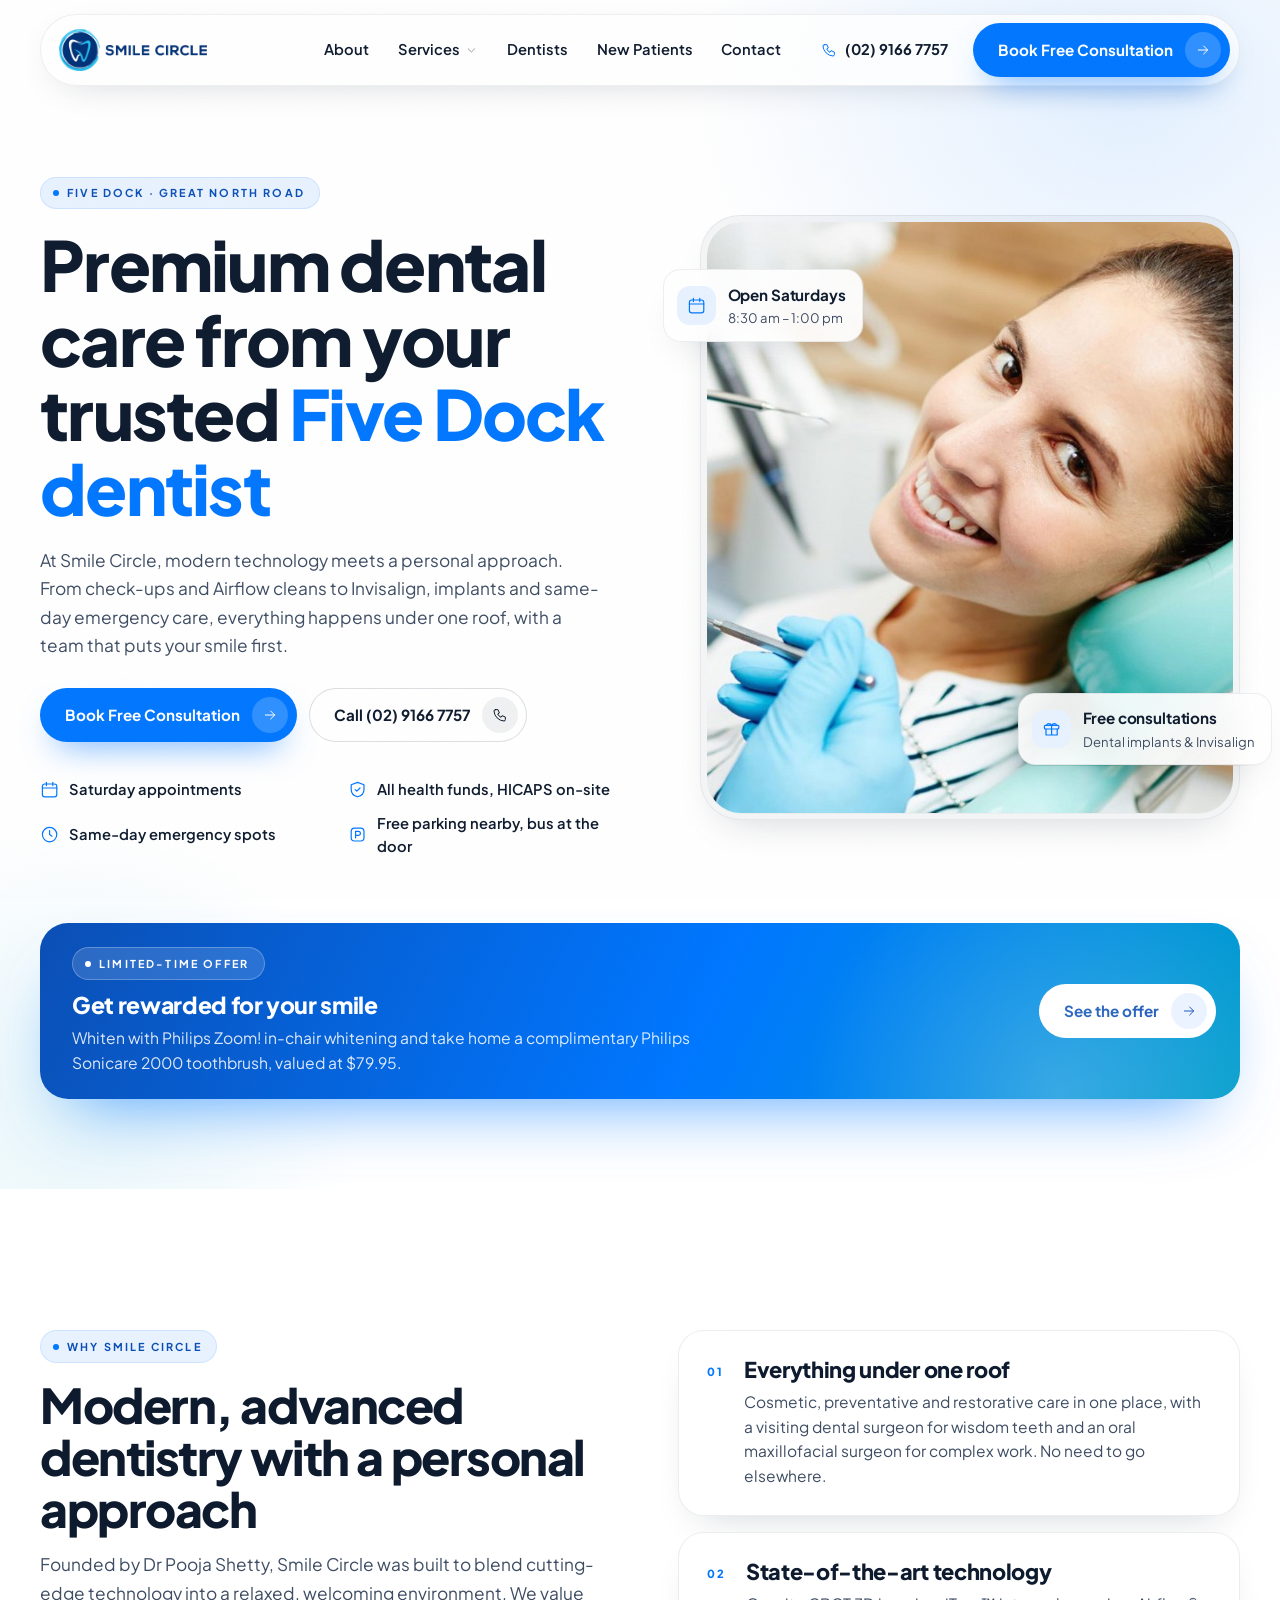
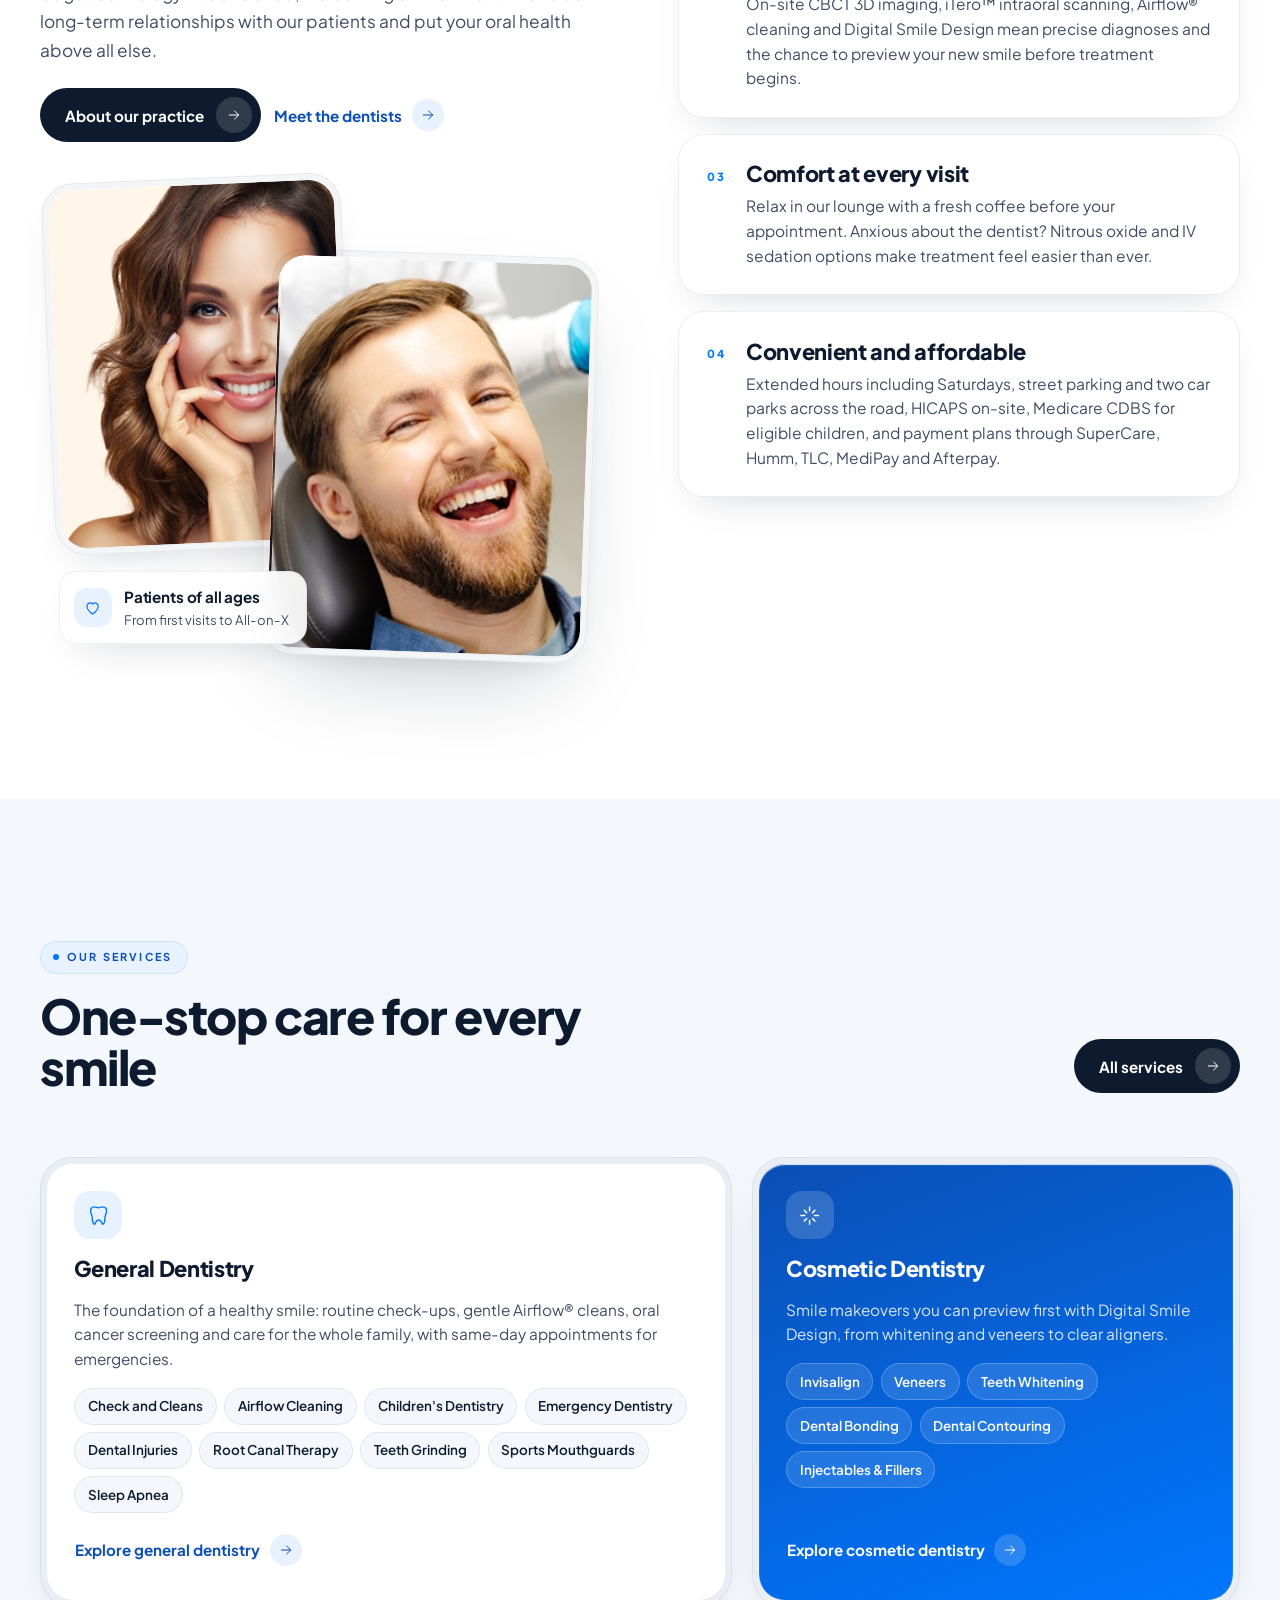
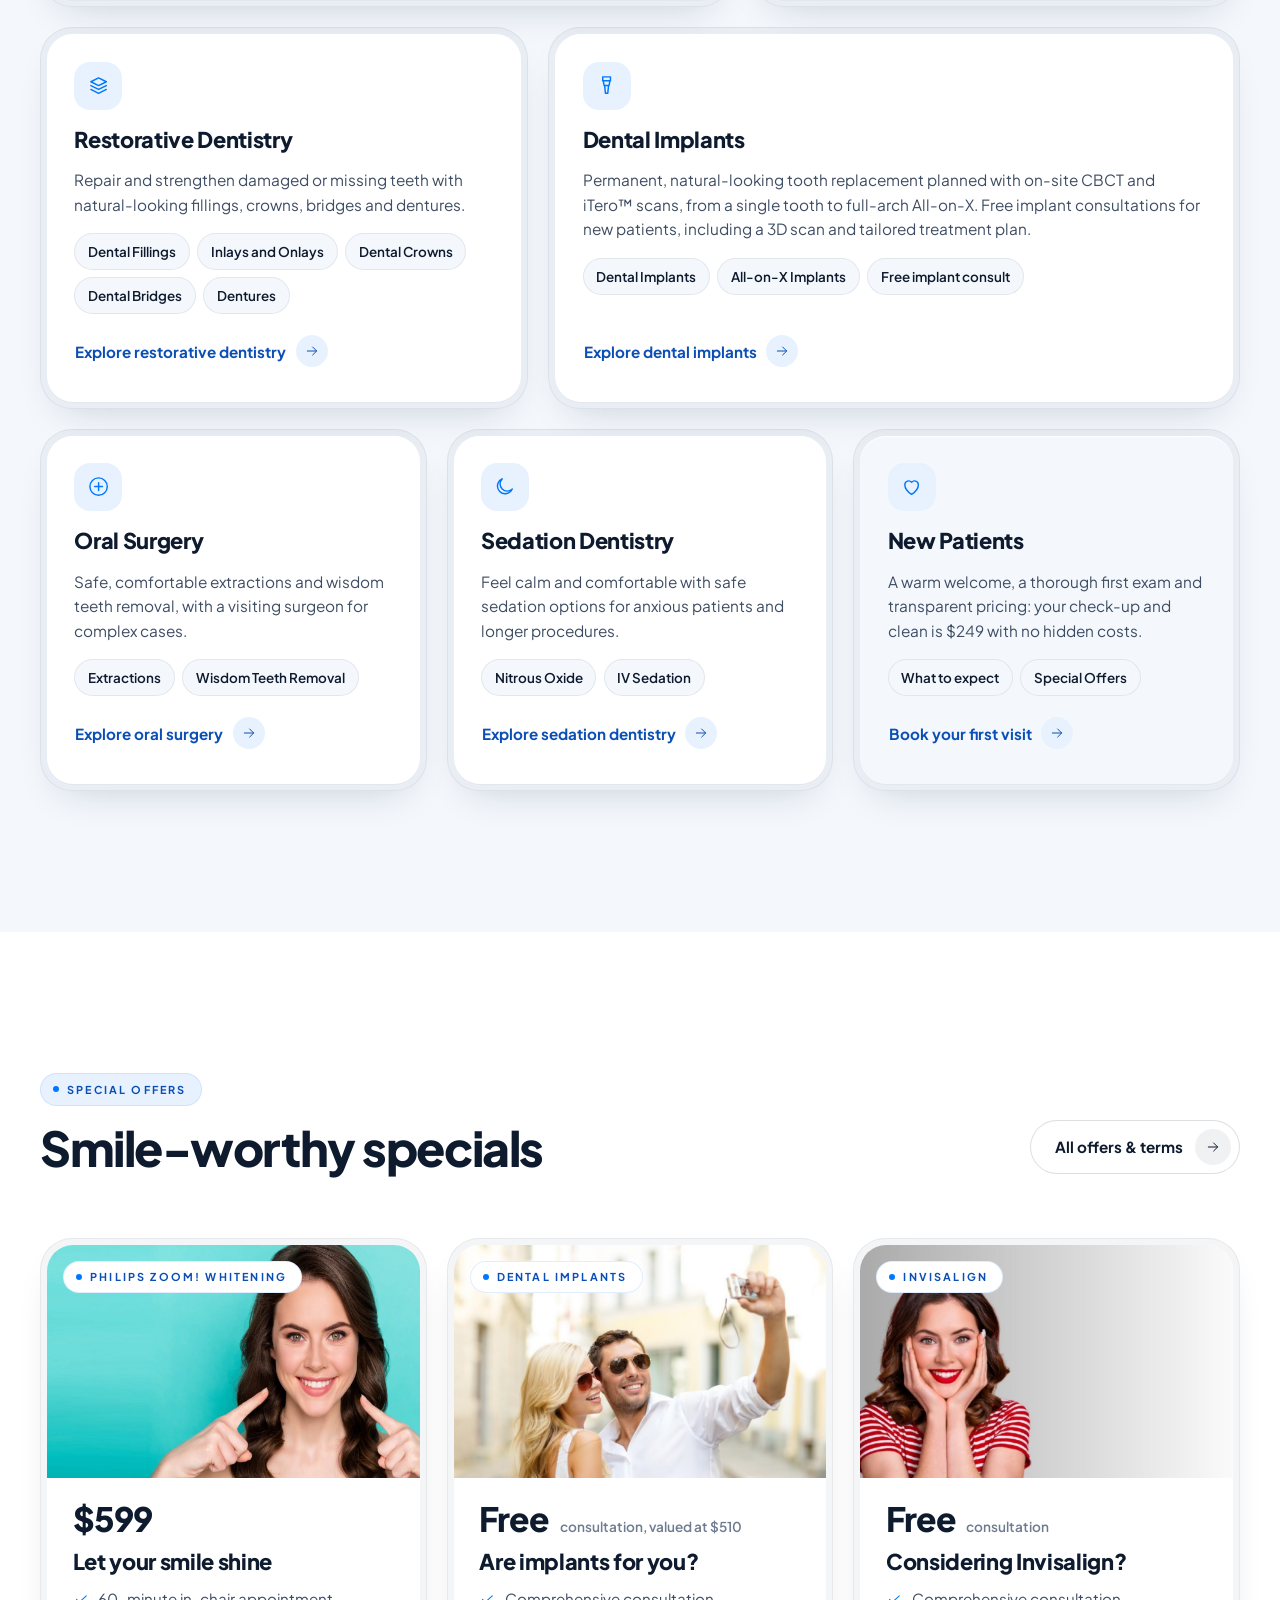
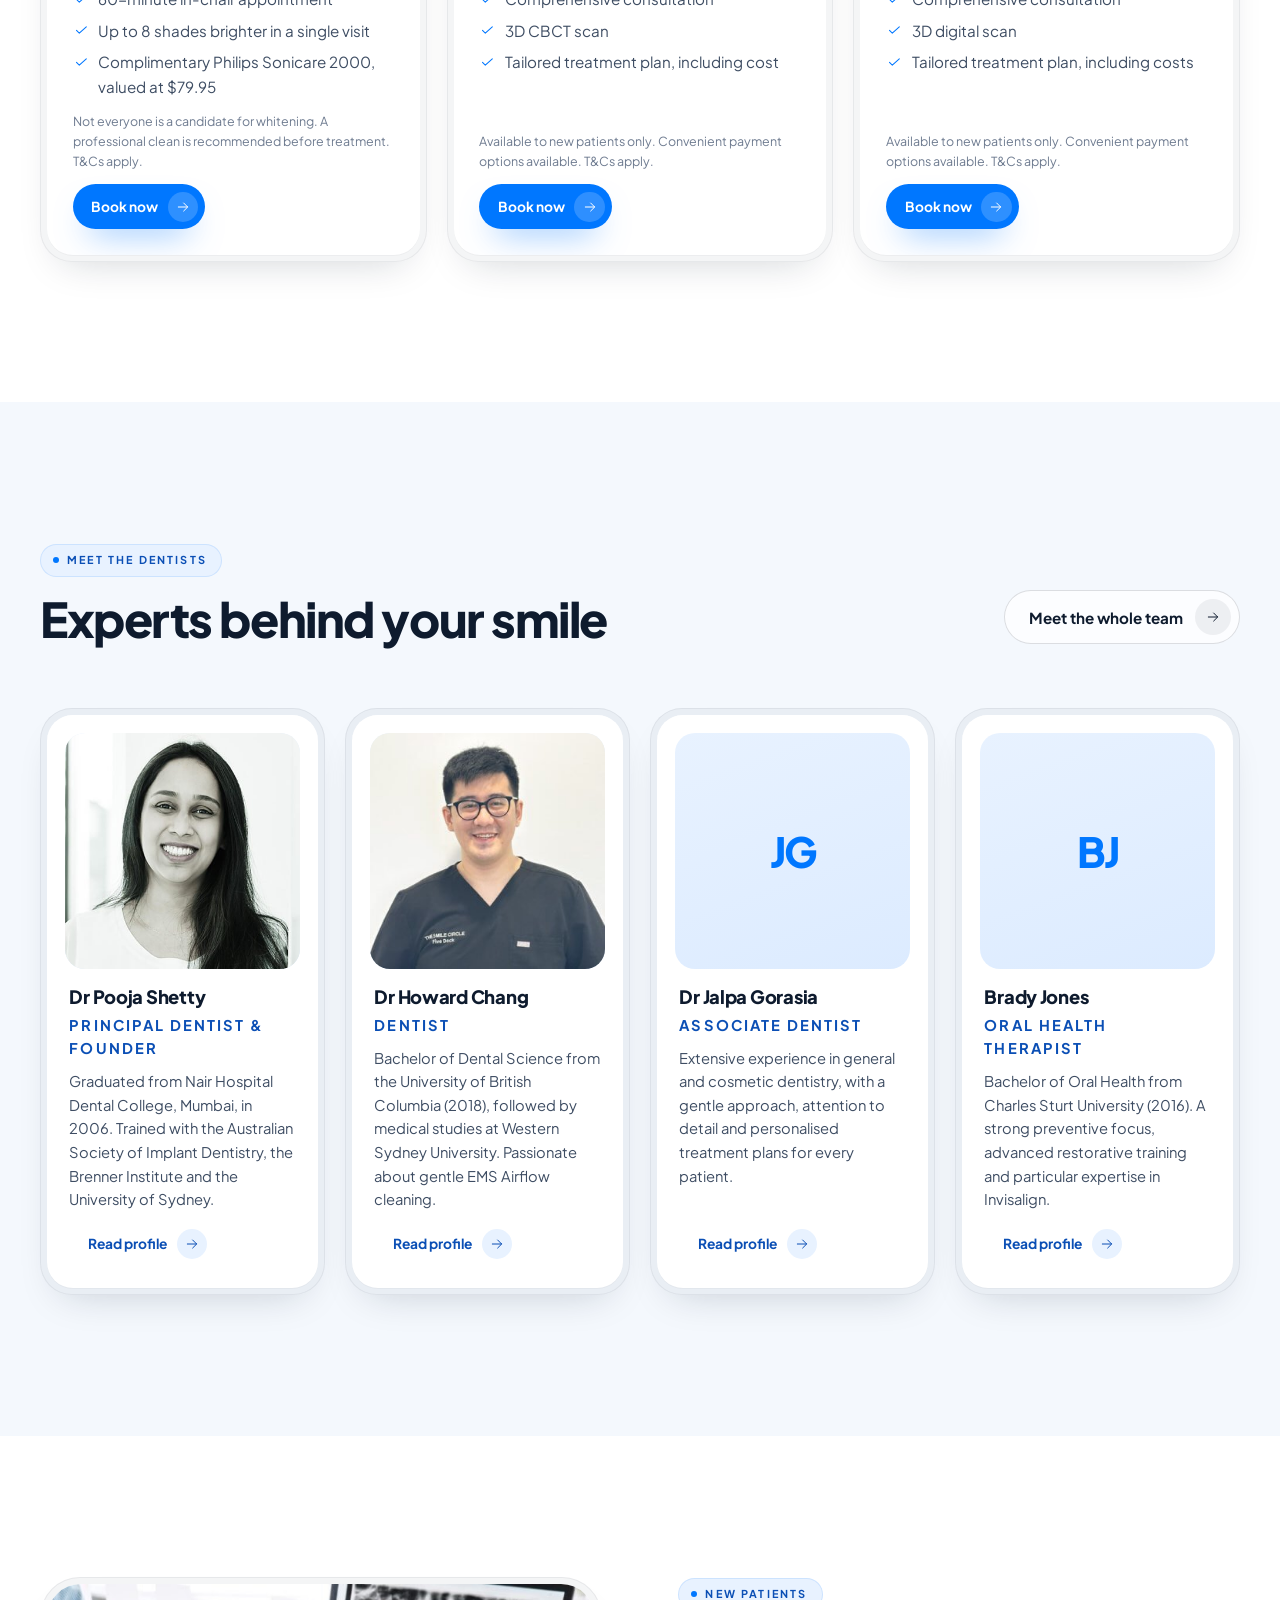
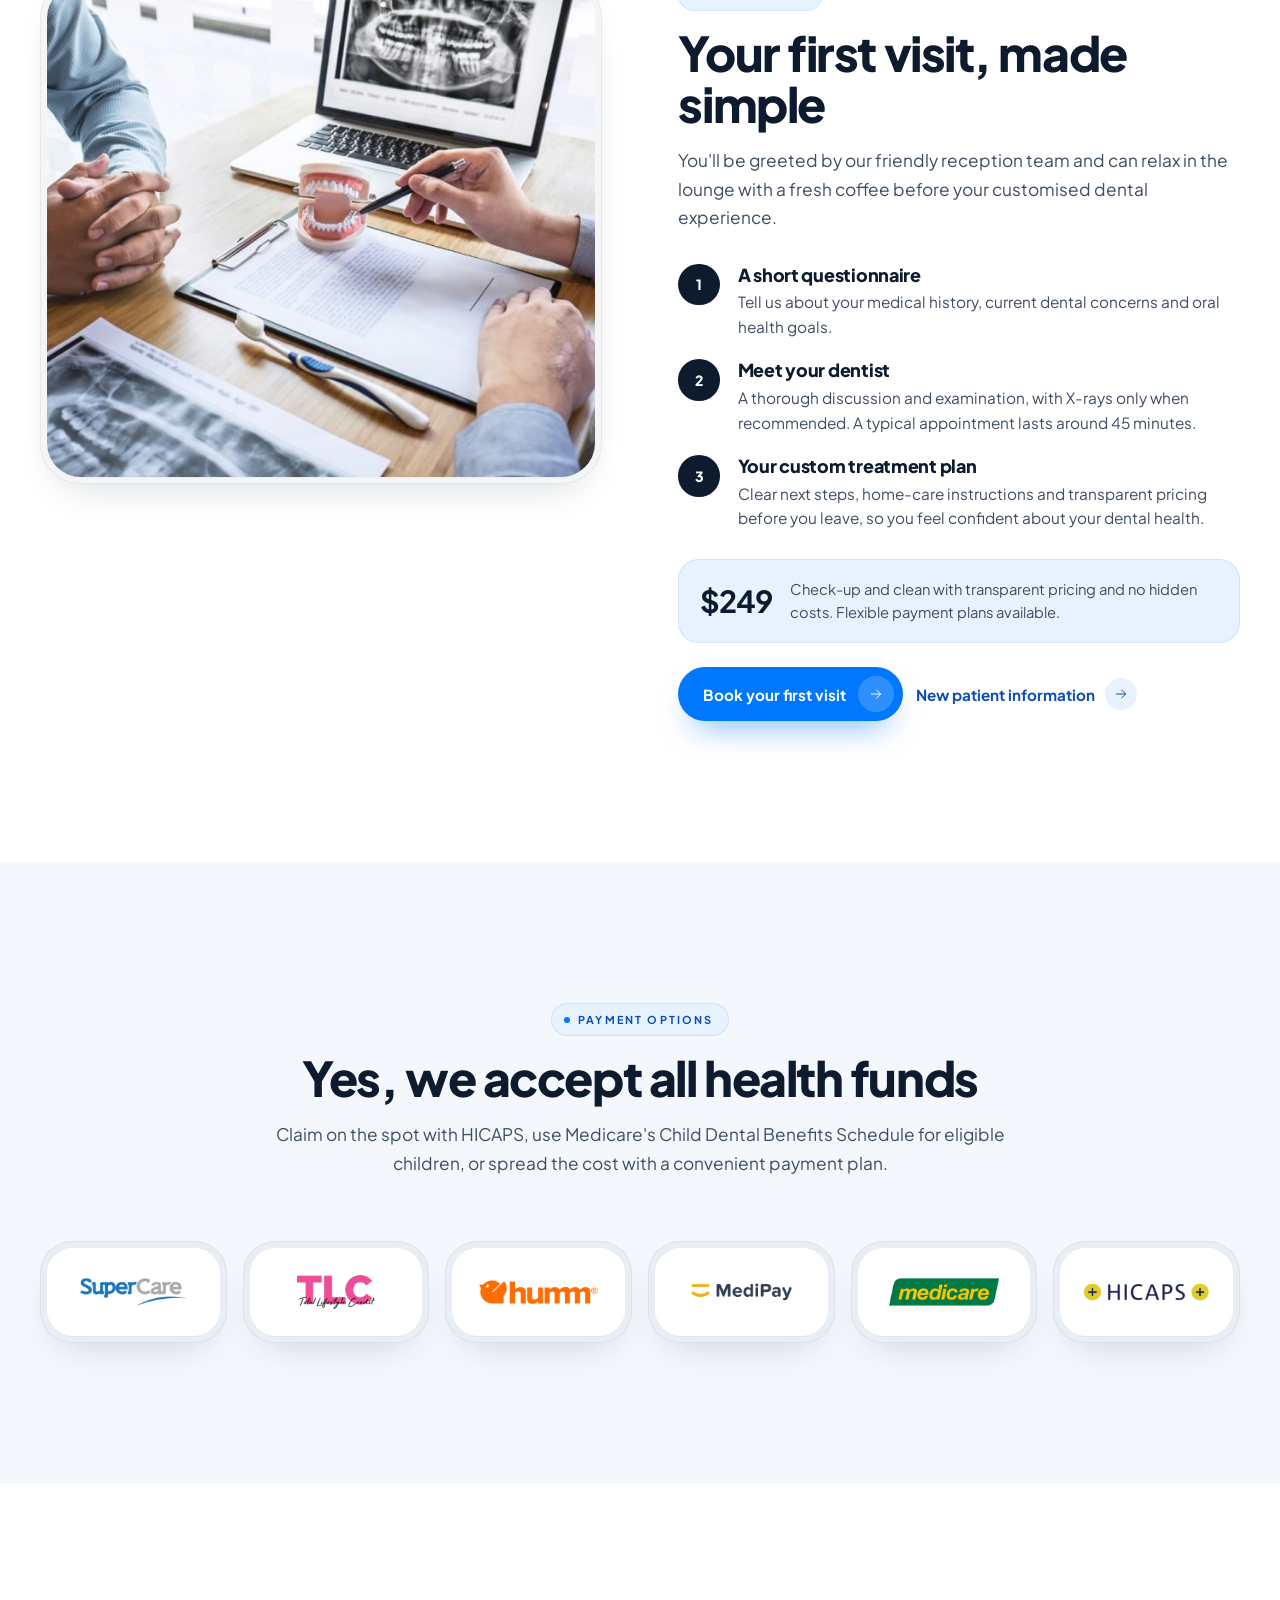
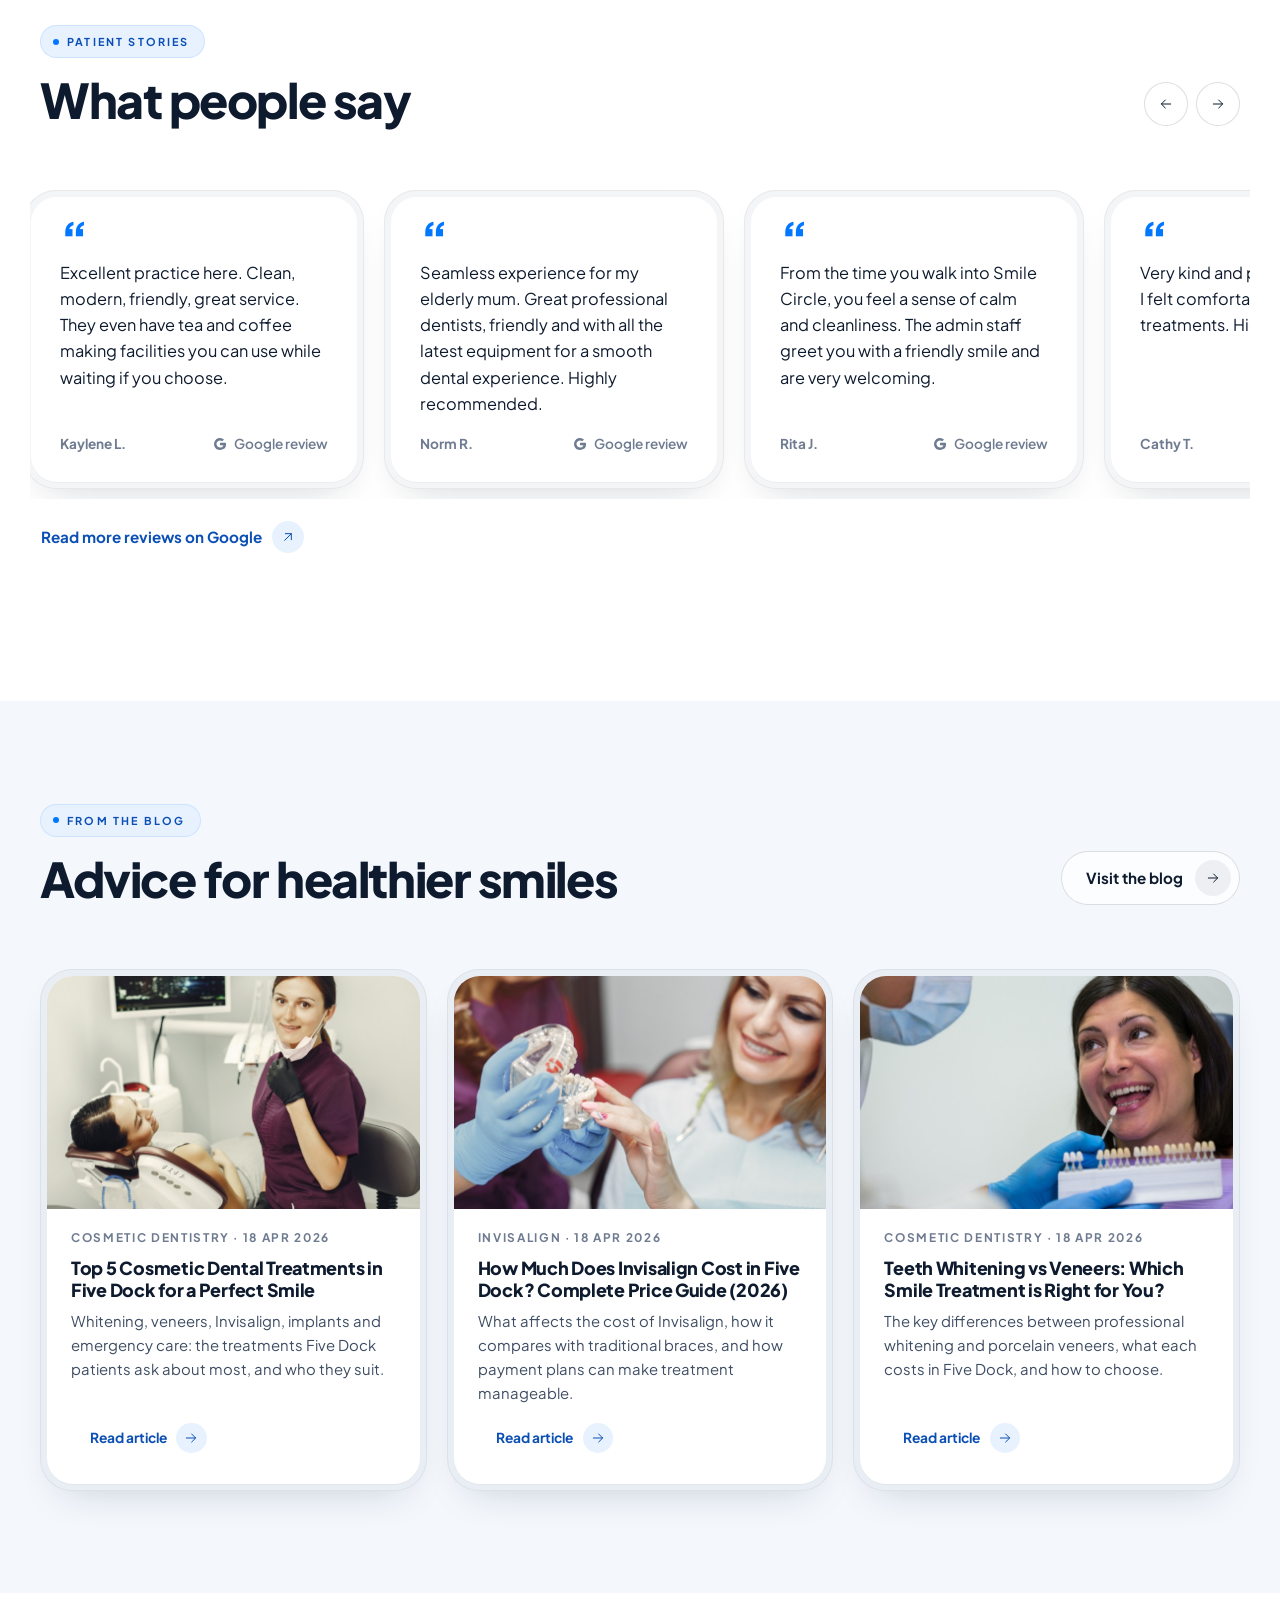
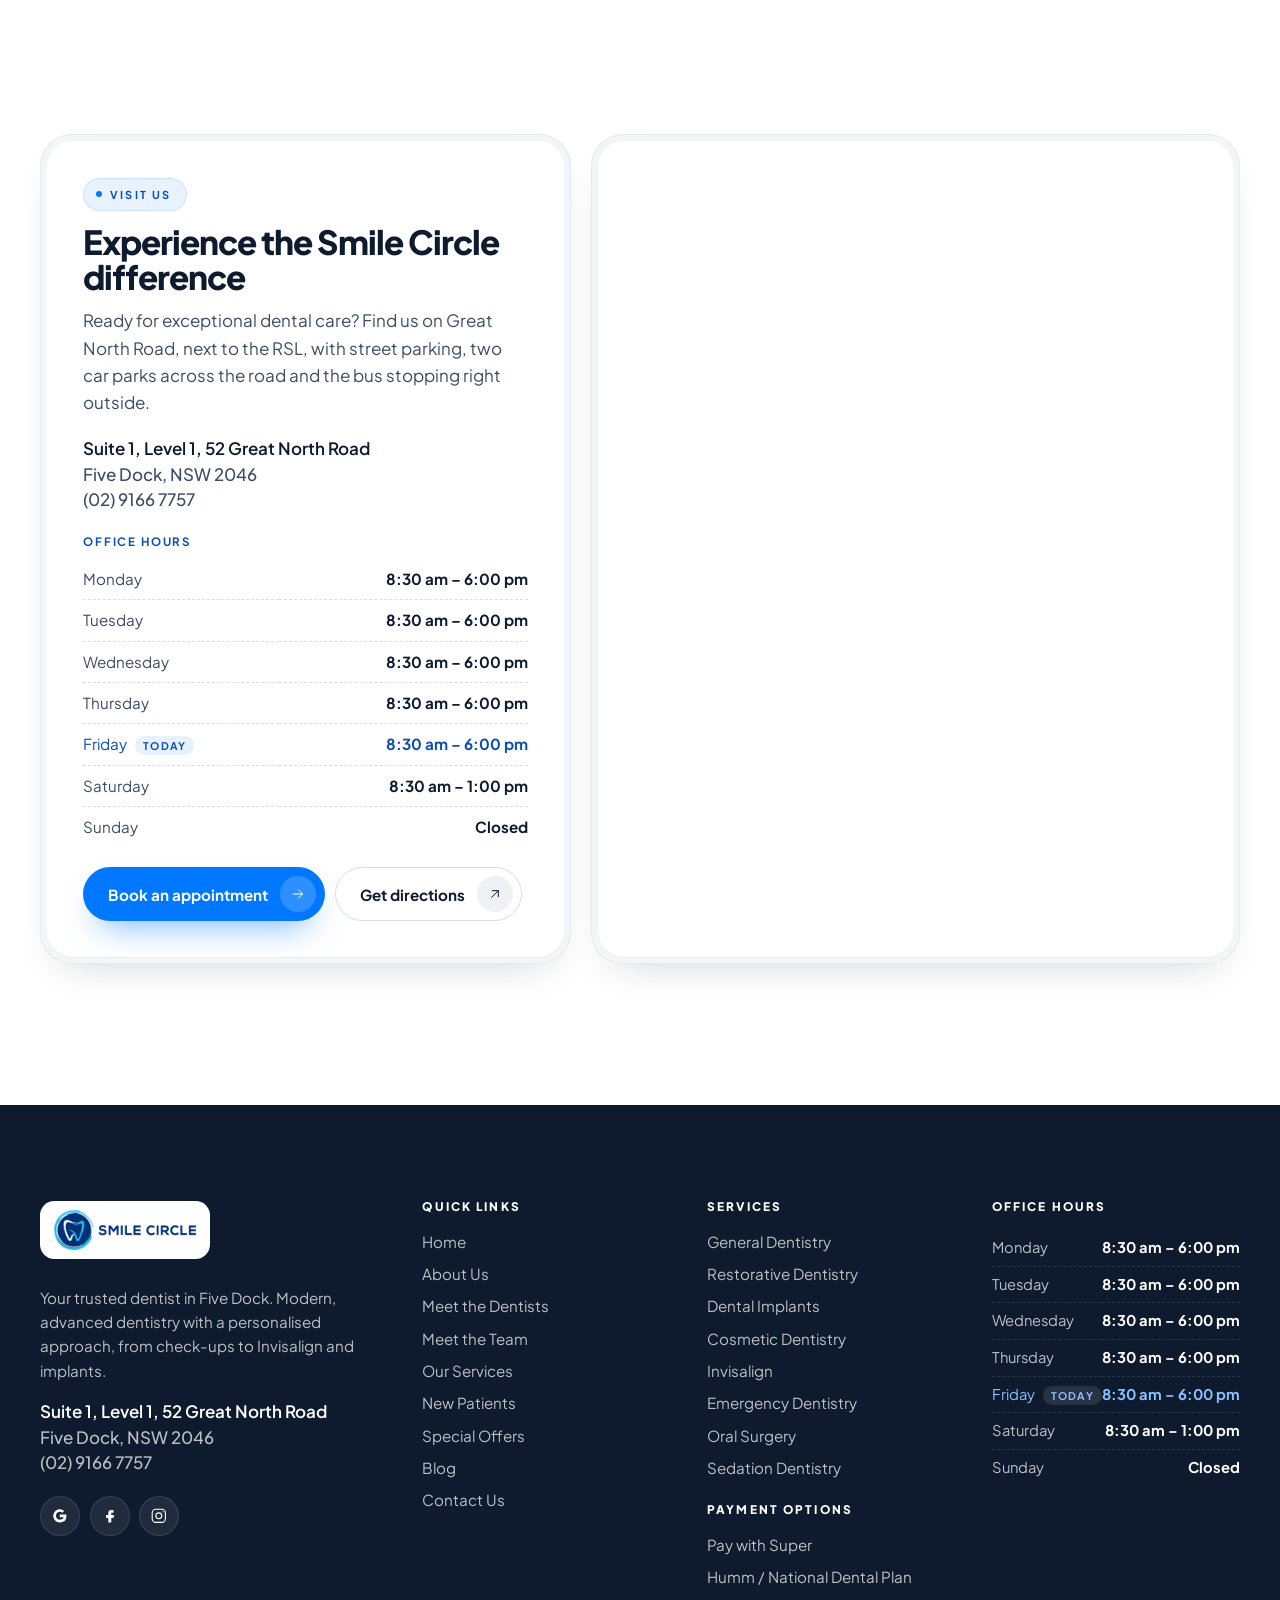
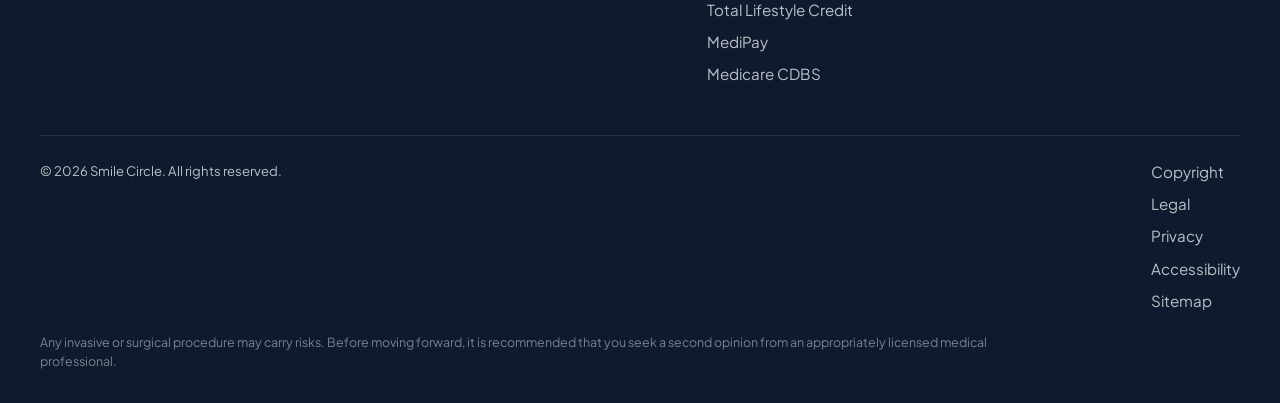
<file: index.html>
<!DOCTYPE html>
<html lang="en-AU">
<head>
  <meta charset="utf-8">
  <meta name="viewport" content="width=device-width, initial-scale=1">
  <title>Dentist in Five Dock | Smile Circle Dental Clinic</title>
  <meta name="description" content="Your trusted Five Dock dentist: gentle, modern care from check-ups to Invisalign and implants. Saturday hours, all health funds, HICAPS on-site. Book a free consultation.">
  <link rel="canonical" href="https://smilecirclefivedock.com.au/">
  <meta property="og:type" content="website">
  <meta property="og:site_name" content="Smile Circle">
  <meta property="og:title" content="Dentist in Five Dock | Smile Circle Dental Clinic">
  <meta property="og:description" content="Gentle, modern dental care on Great North Road, Five Dock. Check-ups, Invisalign, implants, emergency dentistry. Saturday appointments. All health funds.">
  <meta property="og:url" content="https://smilecirclefivedock.com.au/">
  <meta property="og:image" content="https://smilecirclefivedock.com.au/assets/img/hero-patient.jpg">
  <meta property="og:locale" content="en_AU">
  <meta name="twitter:card" content="summary_large_image">
  <meta name="theme-color" content="#0077FF">
  <link rel="icon" href="/assets/img/favicon-32.png" sizes="32x32">
  <link rel="icon" href="/assets/img/favicon-192.png" sizes="192x192">
  <link rel="apple-touch-icon" href="/assets/img/favicon-192.png">
  <link rel="preconnect" href="https://fonts.googleapis.com">
  <link rel="preconnect" href="https://fonts.gstatic.com" crossorigin>
  <link href="https://fonts.googleapis.com/css2?family=Plus+Jakarta+Sans:wght@400;500;600;700;800&display=swap" rel="stylesheet">
  <link rel="preload" as="image" href="/assets/img/hero-patient.jpg">
  <link rel="stylesheet" href="/assets/css/site.css">
  <script type="application/ld+json">
  {
    "@context": "https://schema.org",
    "@graph": [
      {
        "@type": "Dentist",
        "@id": "https://smilecirclefivedock.com.au/#dentist",
        "name": "Smile Circle",
        "alternateName": "Smile Circle Dental Clinic Five Dock",
        "url": "https://smilecirclefivedock.com.au/",
        "logo": "https://smilecirclefivedock.com.au/assets/img/logo.png",
        "image": "https://smilecirclefivedock.com.au/assets/img/hero-patient.jpg",
        "telephone": "+61 2 9166 7757",
        "priceRange": "$$",
        "founder": { "@type": "Person", "name": "Dr Pooja Shetty", "url": "https://smilecirclefivedock.com.au/dr-pooja-shetty/" },
        "address": {
          "@type": "PostalAddress",
          "streetAddress": "Suite 1, Level 1, 52 Great North Road",
          "addressLocality": "Five Dock",
          "addressRegion": "NSW",
          "postalCode": "2046",
          "addressCountry": "AU"
        },
        "areaServed": "Five Dock and the Inner West, Sydney",
        "hasMap": "https://maps.app.goo.gl/TZpqkBv9vCt8grSa6",
        "openingHoursSpecification": [
          { "@type": "OpeningHoursSpecification", "dayOfWeek": ["Monday", "Tuesday", "Wednesday", "Thursday", "Friday"], "opens": "08:30", "closes": "18:00" },
          { "@type": "OpeningHoursSpecification", "dayOfWeek": "Saturday", "opens": "08:30", "closes": "13:00" }
        ],
        "sameAs": [
          "https://www.facebook.com/profile.php?id=100084877536054",
          "https://www.instagram.com/smilecirclefivedock/",
          "https://maps.app.goo.gl/TZpqkBv9vCt8grSa6"
        ],
        "makesOffer": [
          { "@type": "Offer", "itemOffered": { "@type": "MedicalProcedure", "name": "General Dentistry", "url": "https://smilecirclefivedock.com.au/general-dentistry/" } },
          { "@type": "Offer", "itemOffered": { "@type": "MedicalProcedure", "name": "Dental Implants", "url": "https://smilecirclefivedock.com.au/dental-implants/" } },
          { "@type": "Offer", "itemOffered": { "@type": "MedicalProcedure", "name": "Invisalign", "url": "https://smilecirclefivedock.com.au/invisalign/" } },
          { "@type": "Offer", "itemOffered": { "@type": "MedicalProcedure", "name": "Cosmetic Dentistry", "url": "https://smilecirclefivedock.com.au/cosmetic-dentist-in-five-dock/" } },
          { "@type": "Offer", "itemOffered": { "@type": "MedicalProcedure", "name": "Emergency Dentistry", "url": "https://smilecirclefivedock.com.au/emergency-dentistry/" } }
        ]
      },
      {
        "@type": "WebSite",
        "@id": "https://smilecirclefivedock.com.au/#website",
        "url": "https://smilecirclefivedock.com.au/",
        "name": "Smile Circle",
        "publisher": { "@id": "https://smilecirclefivedock.com.au/#dentist" },
        "inLanguage": "en-AU"
      },
      {
        "@type": "WebPage",
        "@id": "https://smilecirclefivedock.com.au/#webpage",
        "url": "https://smilecirclefivedock.com.au/",
        "name": "Dentist in Five Dock | Smile Circle Dental Clinic",
        "isPartOf": { "@id": "https://smilecirclefivedock.com.au/#website" },
        "about": { "@id": "https://smilecirclefivedock.com.au/#dentist" },
        "inLanguage": "en-AU"
      }
    ]
  }
  </script>
</head>
<body>
<svg xmlns="http://www.w3.org/2000/svg" style="display:none" aria-hidden="true">
  <symbol id="i-phone" viewBox="0 0 24 24"><path d="M5 4h4l2 5-2.5 1.5a11 11 0 0 0 5 5L15 13l5 2v4a2 2 0 0 1-2 2A16 16 0 0 1 3 6a2 2 0 0 1 2-2z"/></symbol>
  <symbol id="i-arrow" viewBox="0 0 24 24"><path d="M5 12h14M13 6l6 6-6 6"/></symbol>
  <symbol id="i-arrow-left" viewBox="0 0 24 24"><path d="M19 12H5M11 6l-6 6 6 6"/></symbol>
  <symbol id="i-up-right" viewBox="0 0 24 24"><path d="M7 17 17 7M8 7h9v9"/></symbol>
  <symbol id="i-chevron" viewBox="0 0 24 24"><path d="m6 9 6 6 6-6"/></symbol>
  <symbol id="i-check" viewBox="0 0 24 24"><path d="m5 12 4 4L19 7"/></symbol>
  <symbol id="i-pin" viewBox="0 0 24 24"><path d="M12 21s7-6.2 7-11a7 7 0 1 0-14 0c0 4.8 7 11 7 11z"/><circle cx="12" cy="10" r="2.5"/></symbol>
  <symbol id="i-clock" viewBox="0 0 24 24"><circle cx="12" cy="12" r="9"/><path d="M12 7v5l3 2"/></symbol>
  <symbol id="i-calendar" viewBox="0 0 24 24"><rect x="3" y="5" width="18" height="16" rx="3"/><path d="M3 10h18M8 3v4M16 3v4"/></symbol>
  <symbol id="i-gift" viewBox="0 0 24 24"><rect x="3" y="8" width="18" height="4.5" rx="1.2"/><path d="M5 12.5V20h14v-7.5M12 8v12M12 8c-1.5-3.2-6-3.2-6 0h6zm0 0c1.5-3.2 6-3.2 6 0h-6z"/></symbol>
  <symbol id="i-shield" viewBox="0 0 24 24"><path d="M12 3 4 6v6c0 5 3.5 8 8 9 4.5-1 8-4 8-9V6z"/><path d="m9 12 2 2 4-4"/></symbol>
  <symbol id="i-parking" viewBox="0 0 24 24"><rect x="4" y="4" width="16" height="16" rx="4"/><path d="M9.5 16V8H13a2.5 2.5 0 0 1 0 5H9.5"/></symbol>
  <symbol id="i-scan" viewBox="0 0 24 24"><path d="M4 8V6a2 2 0 0 1 2-2h2M16 4h2a2 2 0 0 1 2 2v2M20 16v2a2 2 0 0 1-2 2h-2M8 20H6a2 2 0 0 1-2-2v-2M4 12h16"/></symbol>
  <symbol id="i-tooth" viewBox="0 0 24 24"><path d="M7.5 3C9.5 3 10.5 4 12 4s2.5-1 4.5-1c3 0 4.5 2.5 3.5 6-.6 2-1.5 3-1.5 6 0 2-.8 6-2 6s-1.5-4.5-4.5-4.5S8.7 21 7.5 21s-2-4-2-6c0-3-.9-4-1.5-6C3 5.5 4.5 3 7.5 3z"/></symbol>
  <symbol id="i-layers" viewBox="0 0 24 24"><path d="m12 4 8 4-8 4-8-4 8-4zM4 12l8 4 8-4M4 16l8 4 8-4"/></symbol>
  <symbol id="i-implant" viewBox="0 0 24 24"><path d="M8 3h8v4H8zM8.5 7h7l-1 5h-5zM10 12h4l-.8 8h-2.4z"/></symbol>
  <symbol id="i-sparkle" viewBox="0 0 24 24"><path d="M12 3v4M12 17v4M3 12h4M17 12h4M6.5 6.5 9 9M15 15l2.5 2.5M6.5 17.5 9 15M15 9l2.5-2.5"/></symbol>
  <symbol id="i-plus-circle" viewBox="0 0 24 24"><circle cx="12" cy="12" r="9"/><path d="M12 8v8M8 12h8"/></symbol>
  <symbol id="i-moon" viewBox="0 0 24 24"><path d="M20 14.5A8 8 0 1 1 9.5 4a6.5 6.5 0 0 0 10.5 10.5z"/></symbol>
  <symbol id="i-heart" viewBox="0 0 24 24"><path d="M12 20s-7-4.5-7-10a4 4 0 0 1 7-2.5A4 4 0 0 1 19 10c0 5.5-7 10-7 10z"/></symbol>
  <symbol id="i-smile" viewBox="0 0 24 24"><circle cx="12" cy="12" r="9"/><path d="M8 14s1.5 2 4 2 4-2 4-2M9 9h.01M15 9h.01"/></symbol>
  <symbol id="i-facebook" viewBox="0 0 24 24"><path d="M14 8h3V4h-3a4 4 0 0 0-4 4v3H7v4h3v6h4v-6h3l1-4h-4V8z"/></symbol>
  <symbol id="i-instagram" viewBox="0 0 24 24"><rect x="3" y="3" width="18" height="18" rx="5"/><circle cx="12" cy="12" r="4"/><path d="M17.5 6.5h.01"/></symbol>
  <symbol id="i-google" viewBox="0 0 24 24"><path d="M21 12.2c0-.7-.1-1.3-.2-1.9H12v3.7h5.1a4.4 4.4 0 0 1-1.9 2.9v2.4h3c1.8-1.7 2.8-4.1 2.8-7.1z"/><path d="M12 21c2.4 0 4.5-.8 6-2.2l-3-2.4c-.8.6-1.9.9-3 .9-2.3 0-4.3-1.6-5-3.7H4v2.4A9 9 0 0 0 12 21z"/><path d="M7 13.6a5.4 5.4 0 0 1 0-3.4V7.8H4a9 9 0 0 0 0 8.2l3-2.4z"/><path d="M12 6.6c1.3 0 2.5.5 3.4 1.3l2.6-2.6A9 9 0 0 0 4 7.8l3 2.4c.7-2.1 2.7-3.6 5-3.6z"/></symbol>
</svg>
<div class="grain" aria-hidden="true"></div>

<header class="site-header">
  <nav class="nav" aria-label="Main">
    <a class="nav__logo" href="/" aria-label="Smile Circle home"><img src="/assets/img/logo.png" alt="Smile Circle" width="708" height="200"></a>
    <ul class="nav__menu">
      <li><a class="nav__link" href="/about-us/">About</a></li>
      <li class="has-mega">
        <a class="nav__link" href="/our-services/" aria-haspopup="true">Services <svg class="icon"><use href="#i-chevron"/></svg></a>
        <div class="mega">
          <div class="mega__col"><h4><a href="/general-dentistry/">General</a></h4><ul>
            <li><a href="/check-and-cleans/">Check and Cleans</a></li><li><a href="/airflow-cleaning/">Airflow Cleaning</a></li><li><a href="/childrens-dentistry/">Children's Dentistry</a></li><li><a href="/emergency-dentistry/">Emergency Dentistry</a></li><li><a href="/care-for-dental-injuries/">Care for Dental Injuries</a></li><li><a href="/root-canal-therapy/">Root Canal Therapy</a></li><li><a href="/teeth-grinding/">Teeth Grinding</a></li><li><a href="/sports-mouthguards/">Sports Mouthguards</a></li><li><a href="/sleep-apnea/">Sleep Apnea</a></li></ul></div>
          <div class="mega__col"><h4><a href="/restorative-dentistry/">Restorative</a></h4><ul>
            <li><a href="/dental-fillings/">Dental Fillings</a></li><li><a href="/inlays-and-onlays/">Inlays and Onlays</a></li><li><a href="/dental-crowns/">Dental Crowns</a></li><li><a href="/dental-bridges/">Dental Bridges</a></li><li><a href="/dentures/">Dentures</a></li><li><a href="/dental-implants/">Dental Implants</a></li><li><a href="/all-on-x/">All-on-X Implants</a></li></ul></div>
          <div class="mega__col"><h4><a href="/cosmetic-dentist-in-five-dock/">Cosmetic</a></h4><ul>
            <li><a href="/invisalign/">Invisalign</a></li><li><a href="/veneers/">Veneers</a></li><li><a href="/dental-bonding/">Dental Bonding</a></li><li><a href="/dental-contouring/">Dental Contouring</a></li><li><a href="/teeth-whitening/">Teeth Whitening</a></li><li><a href="/injectables-fillers/">Injectables &amp; Fillers</a></li></ul></div>
          <div class="mega__col"><h4><a href="/oral-surgery/">Oral Surgery</a></h4><ul>
            <li><a href="/extractions/">Extractions</a></li><li><a href="/wisdom-teeth-removal/">Wisdom Teeth Removal</a></li></ul></div>
          <div class="mega__col"><h4><a href="/sedation-dentistry/">Sedation</a></h4><ul>
            <li><a href="/nitrous-oxide/">Nitrous Oxide</a></li><li><a href="/iv-sedation/">IV Sedation</a></li></ul>
            <h4 style="margin-top:1rem"><a href="/special-offers/">Offers &amp; payments</a></h4><ul>
            <li><a href="/special-offers/">Special Offers</a></li><li><a href="/pay-with-super/">Pay with Super</a></li><li><a href="/medicare-cdbs/">Medicare CDBS</a></li></ul></div>
          <div class="mega__foot">
            <a class="btn btn--dark btn--sm" href="/our-services/">All services <span class="btn__icon"><svg class="icon"><use href="#i-arrow"/></svg></span></a>
            <a class="btn btn--ghost btn--sm" href="/new-patients/">New patients <span class="btn__icon"><svg class="icon"><use href="#i-arrow"/></svg></span></a>
            <a class="btn btn--ghost btn--sm" href="/blog/">Blog <span class="btn__icon"><svg class="icon"><use href="#i-arrow"/></svg></span></a>
          </div>
        </div>
      </li>
      <li><a class="nav__link" href="/meet-the-dentists/">Dentists</a></li>
      <li><a class="nav__link" href="/new-patients/">New Patients</a></li>
      <li><a class="nav__link" href="/contact-us/">Contact</a></li>
    </ul>
    <a class="nav__phone" href="tel:+61291667757"><svg class="icon"><use href="#i-phone"/></svg>(02) 9166 7757</a>
    <a class="btn btn--primary nav__cta" href="/contact-us/#book">Book Free Consultation <span class="btn__icon"><svg class="icon"><use href="#i-arrow"/></svg></span></a>
    <a class="nav__call" href="tel:+61291667757" aria-label="Call (02) 9166 7757"><svg class="icon"><use href="#i-phone"/></svg></a>
    <button class="nav__burger" type="button" aria-label="Open menu" aria-expanded="false" aria-controls="mobile-menu"><span></span><span></span><span></span></button>
  </nav>
</header>

<div class="overlay" id="mobile-menu" aria-hidden="true">
  <ul class="overlay__list">
    <li><a class="overlay__link" href="/">Home</a></li>
    <li><a class="overlay__link" href="/about-us/">About Us</a></li>
    <li class="overlay__group">
      <button class="overlay__link" type="button" aria-expanded="false">Services <svg class="icon"><use href="#i-chevron"/></svg></button>
      <ul class="overlay__sub">
        <li class="is-head">General</li>
        <li><a href="/general-dentistry/">General Dentistry</a></li><li><a href="/check-and-cleans/">Check and Cleans</a></li><li><a href="/airflow-cleaning/">Airflow Cleaning</a></li><li><a href="/childrens-dentistry/">Children's Dentistry</a></li><li><a href="/emergency-dentistry/">Emergency Dentistry</a></li><li><a href="/care-for-dental-injuries/">Care for Dental Injuries</a></li><li><a href="/root-canal-therapy/">Root Canal Therapy</a></li><li><a href="/teeth-grinding/">Teeth Grinding</a></li><li><a href="/sports-mouthguards/">Sports Mouthguards</a></li><li><a href="/sleep-apnea/">Sleep Apnea</a></li>
        <li class="is-head">Restorative</li>
        <li><a href="/restorative-dentistry/">Restorative Dentistry</a></li><li><a href="/dental-fillings/">Dental Fillings</a></li><li><a href="/inlays-and-onlays/">Inlays and Onlays</a></li><li><a href="/dental-crowns/">Dental Crowns</a></li><li><a href="/dental-bridges/">Dental Bridges</a></li><li><a href="/dentures/">Dentures</a></li><li><a href="/dental-implants/">Dental Implants</a></li><li><a href="/all-on-x/">All-on-X Implants</a></li>
        <li class="is-head">Cosmetic</li>
        <li><a href="/cosmetic-dentist-in-five-dock/">Cosmetic Dentistry</a></li><li><a href="/invisalign/">Invisalign</a></li><li><a href="/veneers/">Veneers</a></li><li><a href="/dental-bonding/">Dental Bonding</a></li><li><a href="/dental-contouring/">Dental Contouring</a></li><li><a href="/teeth-whitening/">Teeth Whitening</a></li><li><a href="/injectables-fillers/">Injectables &amp; Fillers</a></li>
        <li class="is-head">Oral surgery &amp; sedation</li>
        <li><a href="/oral-surgery/">Oral Surgery</a></li><li><a href="/extractions/">Extractions</a></li><li><a href="/wisdom-teeth-removal/">Wisdom Teeth Removal</a></li><li><a href="/sedation-dentistry/">Sedation Dentistry</a></li><li><a href="/nitrous-oxide/">Nitrous Oxide</a></li><li><a href="/iv-sedation/">IV Sedation</a></li>
      </ul>
    </li>
    <li><a class="overlay__link" href="/meet-the-dentists/">Meet the Dentists</a></li>
    <li><a class="overlay__link" href="/new-patients/">New Patients</a></li>
    <li><a class="overlay__link" href="/special-offers/">Special Offers</a></li>
    <li><a class="overlay__link" href="/blog/">Blog</a></li>
    <li><a class="overlay__link" href="/contact-us/">Contact Us</a></li>
  </ul>
  <div class="overlay__cta container">
    <a class="btn btn--primary btn--block" href="/contact-us/#book">Book Free Consultation <span class="btn__icon"><svg class="icon"><use href="#i-arrow"/></svg></span></a>
    <a class="btn btn--ghost btn--block" href="tel:+61291667757">Call (02) 9166 7757 <span class="btn__icon"><svg class="icon"><use href="#i-phone"/></svg></span></a>
  </div>
</div>

<main id="main">
  <!-- ============ HERO ============ -->
  <section class="hero">
    <div class="hero__bg" aria-hidden="true"></div>
    <div class="container hero__grid">
      <div>
        <span class="eyebrow">Five Dock · Great North Road</span>
        <h1>Premium dental care from your trusted <em>Five Dock dentist</em></h1>
        <p class="lead">At Smile Circle, modern technology meets a personal approach. From check-ups and Airflow cleans to Invisalign, implants and same-day emergency care, everything happens under one roof, with a team that puts your smile first.</p>
        <div class="hero__actions">
          <a class="btn btn--primary" href="/contact-us/#book">Book Free Consultation <span class="btn__icon"><svg class="icon"><use href="#i-arrow"/></svg></span></a>
          <a class="btn btn--ghost" href="tel:+61291667757">Call (02) 9166 7757 <span class="btn__icon"><svg class="icon"><use href="#i-phone"/></svg></span></a>
        </div>
        <ul class="hero__trust">
          <li><svg class="icon"><use href="#i-calendar"/></svg>Saturday appointments</li>
          <li><svg class="icon"><use href="#i-shield"/></svg>All health funds, HICAPS on-site</li>
          <li><svg class="icon"><use href="#i-clock"/></svg>Same-day emergency spots</li>
          <li><svg class="icon"><use href="#i-parking"/></svg>Free parking nearby, bus at the door</li>
        </ul>
      </div>
      <div class="hero__media">
        <div class="bezel bezel--lg"><div class="bezel__core">
          <img src="/assets/img/hero-patient.jpg" alt="A smiling patient reclining in the dental chair at Smile Circle Five Dock" width="1600" height="770" fetchpriority="high">
        </div></div>
        <div class="float float--a">
          <div class="float__icon"><svg class="icon"><use href="#i-calendar"/></svg></div>
          <div><strong>Open Saturdays</strong>8:30 am – 1:00 pm</div>
        </div>
        <div class="float float--b">
          <div class="float__icon"><svg class="icon"><use href="#i-gift"/></svg></div>
          <div><strong>Free consultations</strong>Dental implants &amp; Invisalign</div>
        </div>
      </div>
    </div>

    <!-- Promo band -->
    <div class="container promo">
      <div class="promo__card reveal">
        <div>
          <span class="eyebrow eyebrow--light">Limited-time offer</span>
          <h3>Get rewarded for your smile</h3>
          <p>Whiten with Philips Zoom! in-chair whitening and take home a complimentary Philips Sonicare 2000 toothbrush, valued at $79.95.</p>
        </div>
        <a class="btn btn--white" href="/get-rewarded-with-your-smile/">See the offer <span class="btn__icon"><svg class="icon"><use href="#i-arrow"/></svg></span></a>
      </div>
    </div>
  </section>

  <!-- ============ WHY SMILE CIRCLE ============ -->
  <section class="section" id="why">
    <div class="container split">
      <div class="split__sticky reveal">
        <span class="eyebrow">Why Smile Circle</span>
        <h2>Modern, advanced dentistry with a personal approach</h2>
        <p class="lead">Founded by Dr Pooja Shetty, Smile Circle was built to blend cutting-edge technology into a relaxed, welcoming environment. We value long-term relationships with our patients and put your oral health above all else.</p>
        <div class="split__actions">
          <a class="btn btn--dark" href="/about-us/">About our practice <span class="btn__icon"><svg class="icon"><use href="#i-arrow"/></svg></span></a>
          <a class="btn btn--link" href="/meet-the-dentists/">Meet the dentists <span class="btn__icon"><svg class="icon"><use href="#i-arrow"/></svg></span></a>
        </div>
        <div class="split__media stage">
          <div class="stage__card stage__card--a bezel"><div class="bezel__core">
            <img src="/assets/img/about-woman.jpg" alt="Smiling Smile Circle patient" width="341" height="592" loading="lazy">
          </div></div>
          <div class="stage__card stage__card--b bezel"><div class="bezel__core">
            <img src="/assets/img/about-man.jpg" alt="Laughing patient relaxing in the dental chair" width="392" height="700" loading="lazy">
          </div></div>
          <div class="float stage__chip">
            <div class="float__icon"><svg class="icon"><use href="#i-heart"/></svg></div>
            <div><strong>Patients of all ages</strong>From first visits to All-on-X</div>
          </div>
        </div>
      </div>
      <div class="feature-list">
        <article class="feature reveal">
          <span class="feature__num">01</span>
          <div><h3>Everything under one roof</h3><p>Cosmetic, preventative and restorative care in one place, with a visiting dental surgeon for wisdom teeth and an oral maxillofacial surgeon for complex work. No need to go elsewhere.</p></div>
        </article>
        <article class="feature reveal" data-delay="1">
          <span class="feature__num">02</span>
          <div><h3>State-of-the-art technology</h3><p>On-site CBCT 3D imaging, iTero™ intraoral scanning, Airflow® cleaning and Digital Smile Design mean precise diagnoses and the chance to preview your new smile before treatment begins.</p></div>
        </article>
        <article class="feature reveal" data-delay="2">
          <span class="feature__num">03</span>
          <div><h3>Comfort at every visit</h3><p>Relax in our lounge with a fresh coffee before your appointment. Anxious about the dentist? Nitrous oxide and IV sedation options make treatment feel easier than ever.</p></div>
        </article>
        <article class="feature reveal" data-delay="3">
          <span class="feature__num">04</span>
          <div><h3>Convenient and affordable</h3><p>Extended hours including Saturdays, street parking and two car parks across the road, HICAPS on-site, Medicare CDBS for eligible children, and payment plans through SuperCare, Humm, TLC, MediPay and Afterpay.</p></div>
        </article>
      </div>
    </div>
  </section>

  <!-- ============ SERVICES ============ -->
  <section class="section section--soft" id="services">
    <div class="container">
      <div class="section-head section-head--row reveal">
        <div>
          <span class="eyebrow">Our services</span>
          <h2>One-stop care for every smile</h2>
        </div>
        <a class="btn btn--dark" href="/our-services/">All services <span class="btn__icon"><svg class="icon"><use href="#i-arrow"/></svg></span></a>
      </div>
      <div class="bento">
        <div class="bento__item bento__item--7 bezel bezel--hover reveal"><div class="bezel__core svc">
          <div class="svc__icon"><svg class="icon"><use href="#i-tooth"/></svg></div>
          <h3><a href="/general-dentistry/">General Dentistry</a></h3>
          <p>The foundation of a healthy smile: routine check-ups, gentle Airflow® cleans, oral cancer screening and care for the whole family, with same-day appointments for emergencies.</p>
          <ul class="svc__links">
            <li><a href="/check-and-cleans/">Check and Cleans</a></li><li><a href="/airflow-cleaning/">Airflow Cleaning</a></li><li><a href="/childrens-dentistry/">Children's Dentistry</a></li><li><a href="/emergency-dentistry/">Emergency Dentistry</a></li><li><a href="/care-for-dental-injuries/">Dental Injuries</a></li><li><a href="/root-canal-therapy/">Root Canal Therapy</a></li><li><a href="/teeth-grinding/">Teeth Grinding</a></li><li><a href="/sports-mouthguards/">Sports Mouthguards</a></li><li><a href="/sleep-apnea/">Sleep Apnea</a></li>
          </ul>
          <a class="btn btn--link svc__more" href="/general-dentistry/">Explore general dentistry <span class="btn__icon"><svg class="icon"><use href="#i-arrow"/></svg></span></a>
        </div></div>
        <div class="bento__item bento__item--5 bezel bezel--hover reveal svc--accent" data-delay="1"><div class="bezel__core svc">
          <div class="svc__icon"><svg class="icon"><use href="#i-sparkle"/></svg></div>
          <h3><a href="/cosmetic-dentist-in-five-dock/">Cosmetic Dentistry</a></h3>
          <p>Smile makeovers you can preview first with Digital Smile Design, from whitening and veneers to clear aligners.</p>
          <ul class="svc__links">
            <li><a href="/invisalign/">Invisalign</a></li><li><a href="/veneers/">Veneers</a></li><li><a href="/teeth-whitening/">Teeth Whitening</a></li><li><a href="/dental-bonding/">Dental Bonding</a></li><li><a href="/dental-contouring/">Dental Contouring</a></li><li><a href="/injectables-fillers/">Injectables &amp; Fillers</a></li>
          </ul>
          <a class="btn btn--link svc__more" href="/cosmetic-dentist-in-five-dock/">Explore cosmetic dentistry <span class="btn__icon"><svg class="icon"><use href="#i-arrow"/></svg></span></a>
        </div></div>
        <div class="bento__item bento__item--5 bezel bezel--hover reveal" data-delay="1"><div class="bezel__core svc">
          <div class="svc__icon"><svg class="icon"><use href="#i-layers"/></svg></div>
          <h3><a href="/restorative-dentistry/">Restorative Dentistry</a></h3>
          <p>Repair and strengthen damaged or missing teeth with natural-looking fillings, crowns, bridges and dentures.</p>
          <ul class="svc__links">
            <li><a href="/dental-fillings/">Dental Fillings</a></li><li><a href="/inlays-and-onlays/">Inlays and Onlays</a></li><li><a href="/dental-crowns/">Dental Crowns</a></li><li><a href="/dental-bridges/">Dental Bridges</a></li><li><a href="/dentures/">Dentures</a></li>
          </ul>
          <a class="btn btn--link svc__more" href="/restorative-dentistry/">Explore restorative dentistry <span class="btn__icon"><svg class="icon"><use href="#i-arrow"/></svg></span></a>
        </div></div>
        <div class="bento__item bento__item--7 bezel bezel--hover reveal" data-delay="2"><div class="bezel__core svc">
          <div class="svc__icon"><svg class="icon"><use href="#i-implant"/></svg></div>
          <h3><a href="/dental-implants/">Dental Implants</a></h3>
          <p>Permanent, natural-looking tooth replacement planned with on-site CBCT and iTero™ scans, from a single tooth to full-arch All-on-X. Free implant consultations for new patients, including a 3D scan and tailored treatment plan.</p>
          <ul class="svc__links">
            <li><a href="/dental-implants/">Dental Implants</a></li><li><a href="/all-on-x/">All-on-X Implants</a></li><li><a href="/special-offers/">Free implant consult</a></li>
          </ul>
          <a class="btn btn--link svc__more" href="/dental-implants/">Explore dental implants <span class="btn__icon"><svg class="icon"><use href="#i-arrow"/></svg></span></a>
        </div></div>
        <div class="bento__item bezel bezel--hover reveal" data-delay="2"><div class="bezel__core svc">
          <div class="svc__icon"><svg class="icon"><use href="#i-plus-circle"/></svg></div>
          <h3><a href="/oral-surgery/">Oral Surgery</a></h3>
          <p>Safe, comfortable extractions and wisdom teeth removal, with a visiting surgeon for complex cases.</p>
          <ul class="svc__links">
            <li><a href="/extractions/">Extractions</a></li><li><a href="/wisdom-teeth-removal/">Wisdom Teeth Removal</a></li>
          </ul>
          <a class="btn btn--link svc__more" href="/oral-surgery/">Explore oral surgery <span class="btn__icon"><svg class="icon"><use href="#i-arrow"/></svg></span></a>
        </div></div>
        <div class="bento__item bezel bezel--hover reveal" data-delay="3"><div class="bezel__core svc">
          <div class="svc__icon"><svg class="icon"><use href="#i-moon"/></svg></div>
          <h3><a href="/sedation-dentistry/">Sedation Dentistry</a></h3>
          <p>Feel calm and comfortable with safe sedation options for anxious patients and longer procedures.</p>
          <ul class="svc__links">
            <li><a href="/nitrous-oxide/">Nitrous Oxide</a></li><li><a href="/iv-sedation/">IV Sedation</a></li>
          </ul>
          <a class="btn btn--link svc__more" href="/sedation-dentistry/">Explore sedation dentistry <span class="btn__icon"><svg class="icon"><use href="#i-arrow"/></svg></span></a>
        </div></div>
        <div class="bento__item bezel bezel--hover reveal bezel--tint" data-delay="3"><div class="bezel__core svc">
          <div class="svc__icon"><svg class="icon"><use href="#i-heart"/></svg></div>
          <h3><a href="/new-patients/">New Patients</a></h3>
          <p>A warm welcome, a thorough first exam and transparent pricing: your check-up and clean is $249 with no hidden costs.</p>
          <ul class="svc__links">
            <li><a href="/new-patients/">What to expect</a></li><li><a href="/special-offers/">Special Offers</a></li>
          </ul>
          <a class="btn btn--link svc__more" href="/contact-us/#book">Book your first visit <span class="btn__icon"><svg class="icon"><use href="#i-arrow"/></svg></span></a>
        </div></div>
      </div>
    </div>
  </section>

  <!-- ============ SPECIAL OFFERS ============ -->
  <section class="section" id="offers">
    <div class="container">
      <div class="section-head section-head--row reveal">
        <div>
          <span class="eyebrow">Special offers</span>
          <h2>Smile-worthy specials</h2>
        </div>
        <a class="btn btn--ghost" href="/special-offers/">All offers &amp; terms <span class="btn__icon"><svg class="icon"><use href="#i-arrow"/></svg></span></a>
      </div>
      <div class="offers">
        <div class="bezel bezel--hover reveal"><div class="bezel__core offer">
          <div class="offer__media"><img src="/assets/img/offer-whitening.jpg" alt="Woman pointing at her bright white smile" width="1600" height="770" loading="lazy"><span class="eyebrow offer__tag" style="background:#fff">Philips Zoom! Whitening</span></div>
          <div class="offer__body">
            <div class="offer__price">$599</div>
            <h3>Let your smile shine</h3>
            <ul>
              <li><svg class="icon"><use href="#i-check"/></svg>60-minute in-chair appointment</li>
              <li><svg class="icon"><use href="#i-check"/></svg>Up to 8 shades brighter in a single visit</li>
              <li><svg class="icon"><use href="#i-check"/></svg>Complimentary Philips Sonicare 2000, valued at $79.95</li>
            </ul>
            <p class="offer__terms">Not everyone is a candidate for whitening. A professional clean is recommended before treatment. T&amp;Cs apply.</p>
            <a class="btn btn--primary btn--sm" href="/contact-us/#book">Book now <span class="btn__icon"><svg class="icon"><use href="#i-arrow"/></svg></span></a>
          </div>
        </div></div>
        <div class="bezel bezel--hover reveal" data-delay="1"><div class="bezel__core offer">
          <div class="offer__media"><img src="/assets/img/couple-selfie.jpg" alt="Smiling couple taking a photo together" width="1024" height="576" loading="lazy"><span class="eyebrow offer__tag" style="background:#fff">Dental implants</span></div>
          <div class="offer__body">
            <div class="offer__price">Free <small>consultation, valued at $510</small></div>
            <h3>Are implants for you?</h3>
            <ul>
              <li><svg class="icon"><use href="#i-check"/></svg>Comprehensive consultation</li>
              <li><svg class="icon"><use href="#i-check"/></svg>3D CBCT scan</li>
              <li><svg class="icon"><use href="#i-check"/></svg>Tailored treatment plan, including cost</li>
            </ul>
            <p class="offer__terms">Available to new patients only. Convenient payment options available. T&amp;Cs apply.</p>
            <a class="btn btn--primary btn--sm" href="/contact-us/#book">Book now <span class="btn__icon"><svg class="icon"><use href="#i-arrow"/></svg></span></a>
          </div>
        </div></div>
        <div class="bezel bezel--hover reveal" data-delay="2"><div class="bezel__core offer">
          <div class="offer__media"><img src="/assets/img/smile-red.jpg" alt="Woman with a confident, straight smile" width="1366" height="768" loading="lazy"><span class="eyebrow offer__tag" style="background:#fff">Invisalign</span></div>
          <div class="offer__body">
            <div class="offer__price">Free <small>consultation</small></div>
            <h3>Considering Invisalign?</h3>
            <ul>
              <li><svg class="icon"><use href="#i-check"/></svg>Comprehensive consultation</li>
              <li><svg class="icon"><use href="#i-check"/></svg>3D digital scan</li>
              <li><svg class="icon"><use href="#i-check"/></svg>Tailored treatment plan, including costs</li>
            </ul>
            <p class="offer__terms">Available to new patients only. Convenient payment options available. T&amp;Cs apply.</p>
            <a class="btn btn--primary btn--sm" href="/contact-us/#book">Book now <span class="btn__icon"><svg class="icon"><use href="#i-arrow"/></svg></span></a>
          </div>
        </div></div>
      </div>
    </div>
  </section>

  <!-- ============ DENTISTS ============ -->
  <section class="section section--soft" id="dentists">
    <div class="container">
      <div class="section-head section-head--row reveal">
        <div>
          <span class="eyebrow">Meet the dentists</span>
          <h2>Experts behind your smile</h2>
        </div>
        <a class="btn btn--ghost" href="/meet-the-team/">Meet the whole team <span class="btn__icon"><svg class="icon"><use href="#i-arrow"/></svg></span></a>
      </div>
      <div class="team">
        <div class="bezel bezel--hover reveal"><div class="bezel__core person">
          <div class="person__photo"><img src="/assets/img/dr-pooja-shetty.jpg" alt="Dr Pooja Shetty" width="300" height="300" loading="lazy"></div>
          <h3>Dr Pooja Shetty</h3>
          <p class="person__role">Principal Dentist &amp; Founder</p>
          <p>Graduated from Nair Hospital Dental College, Mumbai, in 2006. Trained with the Australian Society of Implant Dentistry, the Brenner Institute and the University of Sydney.</p>
          <a class="btn btn--link btn--sm" href="/dr-pooja-shetty/">Read profile <span class="btn__icon"><svg class="icon"><use href="#i-arrow"/></svg></span></a>
        </div></div>
        <div class="bezel bezel--hover reveal" data-delay="1"><div class="bezel__core person">
          <div class="person__photo"><img src="/assets/img/dr-howard-chang.jpg" alt="Dr Howard Chang" width="300" height="300" loading="lazy"></div>
          <h3>Dr Howard Chang</h3>
          <p class="person__role">Dentist</p>
          <p>Bachelor of Dental Science from the University of British Columbia (2018), followed by medical studies at Western Sydney University. Passionate about gentle EMS Airflow cleaning.</p>
          <a class="btn btn--link btn--sm" href="/dr-howard-chang/">Read profile <span class="btn__icon"><svg class="icon"><use href="#i-arrow"/></svg></span></a>
        </div></div>
        <div class="bezel bezel--hover reveal" data-delay="2"><div class="bezel__core person">
          <div class="person__photo"><span class="person__initials" aria-hidden="true">JG</span></div>
          <h3>Dr Jalpa Gorasia</h3>
          <p class="person__role">Associate Dentist</p>
          <p>Extensive experience in general and cosmetic dentistry, with a gentle approach, attention to detail and personalised treatment plans for every patient.</p>
          <a class="btn btn--link btn--sm" href="/dr-jalpa-gorasia-associate-dentist/">Read profile <span class="btn__icon"><svg class="icon"><use href="#i-arrow"/></svg></span></a>
        </div></div>
        <div class="bezel bezel--hover reveal" data-delay="3"><div class="bezel__core person">
          <div class="person__photo"><span class="person__initials" aria-hidden="true">BJ</span></div>
          <h3>Brady Jones</h3>
          <p class="person__role">Oral Health Therapist</p>
          <p>Bachelor of Oral Health from Charles Sturt University (2016). A strong preventive focus, advanced restorative training and particular expertise in Invisalign.</p>
          <a class="btn btn--link btn--sm" href="/dr-brady-jones/">Read profile <span class="btn__icon"><svg class="icon"><use href="#i-arrow"/></svg></span></a>
        </div></div>
      </div>
    </div>
  </section>

  <!-- ============ NEW PATIENTS ============ -->
  <section class="section" id="new-patients">
    <div class="container split">
      <div class="bezel bezel--lg reveal"><div class="bezel__core">
        <img src="/assets/img/consult-desk.jpg" alt="A dentist explaining a treatment plan with an X-ray and a dental model" width="1024" height="576" loading="lazy" style="aspect-ratio:4/3.6;object-fit:cover">
      </div></div>
      <div class="reveal" data-delay="1">
        <span class="eyebrow">New patients</span>
        <h2 style="margin:1rem 0 1rem">Your first visit, made simple</h2>
        <p class="lead" style="margin-bottom:2rem">You'll be greeted by our friendly reception team and can relax in the lounge with a fresh coffee before your customised dental experience.</p>
        <div class="steps">
          <div class="step"><span class="step__num">1</span><div><h3>A short questionnaire</h3><p>Tell us about your medical history, current dental concerns and oral health goals.</p></div></div>
          <div class="step"><span class="step__num">2</span><div><h3>Meet your dentist</h3><p>A thorough discussion and examination, with X-rays only when recommended. A typical appointment lasts around 45 minutes.</p></div></div>
          <div class="step"><span class="step__num">3</span><div><h3>Your custom treatment plan</h3><p>Clear next steps, home-care instructions and transparent pricing before you leave, so you feel confident about your dental health.</p></div></div>
        </div>
        <div class="price-callout">
          <strong>$249</strong>
          <span>Check-up and clean with transparent pricing and no hidden costs. Flexible payment plans available.</span>
        </div>
        <div class="split__actions">
          <a class="btn btn--primary" href="/contact-us/#book">Book your first visit <span class="btn__icon"><svg class="icon"><use href="#i-arrow"/></svg></span></a>
          <a class="btn btn--link" href="/new-patients/">New patient information <span class="btn__icon"><svg class="icon"><use href="#i-arrow"/></svg></span></a>
        </div>
      </div>
    </div>
  </section>

  <!-- ============ PAYMENTS ============ -->
  <section class="section section--soft" id="payments">
    <div class="container">
      <div class="section-head section-head--center reveal">
        <span class="eyebrow">Payment options</span>
        <h2>Yes, we accept all health funds</h2>
        <p class="lead">Claim on the spot with HICAPS, use Medicare's Child Dental Benefits Schedule for eligible children, or spread the cost with a convenient payment plan.</p>
      </div>
      <div class="logos">
        <div class="bezel reveal"><div class="bezel__core"><img src="/assets/img/img-partners-supercare.png" alt="SuperCare" width="384" height="100" loading="lazy"></div></div>
        <div class="bezel reveal" data-delay="1"><div class="bezel__core"><img src="/assets/img/img-partners-tlc.png" alt="Total Lifestyle Credit" width="384" height="100" loading="lazy"></div></div>
        <div class="bezel reveal" data-delay="2"><div class="bezel__core"><img src="/assets/img/img-partners-humm.png" alt="Humm" width="384" height="100" loading="lazy"></div></div>
        <div class="bezel reveal" data-delay="3"><div class="bezel__core"><img src="/assets/img/img-partners-medipay.png" alt="MediPay" width="384" height="100" loading="lazy"></div></div>
        <div class="bezel reveal" data-delay="4"><div class="bezel__core"><img src="/assets/img/img-partners-medicare.png" alt="Medicare" width="384" height="100" loading="lazy"></div></div>
        <div class="bezel reveal" data-delay="5"><div class="bezel__core"><img src="/assets/img/img-partners-hicaps.png" alt="HICAPS" width="384" height="100" loading="lazy"></div></div>
      </div>
    </div>
  </section>

  <!-- ============ REVIEWS ============ -->
  <section class="section" id="reviews">
    <div class="container">
      <div class="section-head section-head--row reveal">
        <div>
          <span class="eyebrow">Patient stories</span>
          <h2>What people say</h2>
        </div>
        <div class="reviews__nav" aria-label="Scroll reviews">
          <button type="button" data-dir="-1" aria-label="Previous review"><svg class="icon"><use href="#i-arrow-left"/></svg></button>
          <button type="button" data-dir="1" aria-label="Next review"><svg class="icon"><use href="#i-arrow"/></svg></button>
        </div>
      </div>
      <div class="reviews-wrap">
        <div class="reviews">
          <figure class="bezel review-card reveal" style="margin:0"><div class="bezel__core review">
            <div class="review__mark" aria-hidden="true">“</div>
            <blockquote>Excellent practice here. Clean, modern, friendly, great service. They even have tea and coffee making facilities you can use while waiting if you choose.</blockquote>
            <figcaption><span>Kaylene L.</span><span class="review__src"><svg class="icon icon--fill"><use href="#i-google"/></svg>Google review</span></figcaption>
          </div></figure>
          <figure class="bezel review-card reveal" data-delay="1" style="margin:0"><div class="bezel__core review">
            <div class="review__mark" aria-hidden="true">“</div>
            <blockquote>Seamless experience for my elderly mum. Great professional dentists, friendly and with all the latest equipment for a smooth dental experience. Highly recommended.</blockquote>
            <figcaption><span>Norm R.</span><span class="review__src"><svg class="icon icon--fill"><use href="#i-google"/></svg>Google review</span></figcaption>
          </div></figure>
          <figure class="bezel review-card reveal" data-delay="2" style="margin:0"><div class="bezel__core review">
            <div class="review__mark" aria-hidden="true">“</div>
            <blockquote>From the time you walk into Smile Circle, you feel a sense of calm and cleanliness. The admin staff greet you with a friendly smile and are very welcoming.</blockquote>
            <figcaption><span>Rita J.</span><span class="review__src"><svg class="icon icon--fill"><use href="#i-google"/></svg>Google review</span></figcaption>
          </div></figure>
          <figure class="bezel review-card reveal" data-delay="3" style="margin:0"><div class="bezel__core review">
            <div class="review__mark" aria-hidden="true">“</div>
            <blockquote>Very kind and professional service. I felt comfortable during the treatments. Highly recommended.</blockquote>
            <figcaption><span>Cathy T.</span><span class="review__src"><svg class="icon icon--fill"><use href="#i-google"/></svg>Google review</span></figcaption>
          </div></figure>
        </div>
      </div>
      <p style="margin-top:1.5rem"><a class="btn btn--link" href="https://maps.app.goo.gl/TZpqkBv9vCt8grSa6" target="_blank" rel="noopener">Read more reviews on Google <span class="btn__icon"><svg class="icon"><use href="#i-up-right"/></svg></span></a></p>
    </div>
  </section>

  <!-- ============ BLOG ============ -->
  <section class="section section--soft section--tight" id="blog">
    <div class="container">
      <div class="section-head section-head--row reveal">
        <div>
          <span class="eyebrow">From the blog</span>
          <h2>Advice for healthier smiles</h2>
        </div>
        <a class="btn btn--ghost" href="/blog/">Visit the blog <span class="btn__icon"><svg class="icon"><use href="#i-arrow"/></svg></span></a>
      </div>
      <div class="posts">
        <article class="bezel bezel--hover reveal"><div class="bezel__core post">
          <a class="post__media" href="/top-5-cosmetic-dental-treatments-in-five-dock-for-aperfect-smile/"><img src="/assets/img/blog-1.jpg" alt="" width="900" height="506" loading="lazy"></a>
          <div class="post__body">
            <span class="post__meta">Cosmetic dentistry · 18 Apr 2026</span>
            <h3><a href="/top-5-cosmetic-dental-treatments-in-five-dock-for-aperfect-smile/">Top 5 Cosmetic Dental Treatments in Five Dock for a Perfect Smile</a></h3>
            <p>Whitening, veneers, Invisalign, implants and emergency care: the treatments Five Dock patients ask about most, and who they suit.</p>
            <a class="btn btn--link btn--sm" href="/top-5-cosmetic-dental-treatments-in-five-dock-for-aperfect-smile/">Read article <span class="btn__icon"><svg class="icon"><use href="#i-arrow"/></svg></span></a>
          </div>
        </div></article>
        <article class="bezel bezel--hover reveal" data-delay="1"><div class="bezel__core post">
          <a class="post__media" href="/how-much-does-invisalign-cost-in-five-dockcomplete-price-guide-2026/"><img src="/assets/img/blog-2.jpg" alt="" width="900" height="506" loading="lazy"></a>
          <div class="post__body">
            <span class="post__meta">Invisalign · 18 Apr 2026</span>
            <h3><a href="/how-much-does-invisalign-cost-in-five-dockcomplete-price-guide-2026/">How Much Does Invisalign Cost in Five Dock? Complete Price Guide (2026)</a></h3>
            <p>What affects the cost of Invisalign, how it compares with traditional braces, and how payment plans can make treatment manageable.</p>
            <a class="btn btn--link btn--sm" href="/how-much-does-invisalign-cost-in-five-dockcomplete-price-guide-2026/">Read article <span class="btn__icon"><svg class="icon"><use href="#i-arrow"/></svg></span></a>
          </div>
        </div></article>
        <article class="bezel bezel--hover reveal" data-delay="2"><div class="bezel__core post">
          <a class="post__media" href="/invisalign-vs-braces-whats-the-best-option-for-you-2/"><img src="/assets/img/blog-3.jpg" alt="" width="900" height="506" loading="lazy"></a>
          <div class="post__body">
            <span class="post__meta">Cosmetic dentistry · 18 Apr 2026</span>
            <h3><a href="/invisalign-vs-braces-whats-the-best-option-for-you-2/">Teeth Whitening vs Veneers: Which Smile Treatment is Right for You?</a></h3>
            <p>The key differences between professional whitening and porcelain veneers, what each costs in Five Dock, and how to choose.</p>
            <a class="btn btn--link btn--sm" href="/invisalign-vs-braces-whats-the-best-option-for-you-2/">Read article <span class="btn__icon"><svg class="icon"><use href="#i-arrow"/></svg></span></a>
          </div>
        </div></article>
      </div>
    </div>
  </section>

  <!-- ============ LOCATION / CTA ============ -->
  <section class="section" id="visit">
    <div class="container location">
      <div class="bezel reveal">
        <div class="bezel__core location__card">
          <div>
            <span class="eyebrow">Visit us</span>
            <h2>Experience the Smile Circle difference</h2>
            <p style="margin-top:.75rem">Ready for exceptional dental care? Find us on Great North Road, next to the RSL, with street parking, two car parks across the road and the bus stopping right outside.</p>
          </div>
          <address class="address">Suite 1, Level 1, 52 Great North Road<span>Five Dock, NSW 2046</span><span><a href="tel:+61291667757">(02) 9166 7757</a></span></address>
          <table class="hours">
            <caption>Office hours</caption>
            <tr data-day="1"><td>Monday</td><td>8:30 am – 6:00 pm</td></tr>
            <tr data-day="2"><td>Tuesday</td><td>8:30 am – 6:00 pm</td></tr>
            <tr data-day="3"><td>Wednesday</td><td>8:30 am – 6:00 pm</td></tr>
            <tr data-day="4"><td>Thursday</td><td>8:30 am – 6:00 pm</td></tr>
            <tr data-day="5"><td>Friday</td><td>8:30 am – 6:00 pm</td></tr>
            <tr data-day="6"><td>Saturday</td><td>8:30 am – 1:00 pm</td></tr>
            <tr data-day="0"><td>Sunday</td><td>Closed</td></tr>
          </table>
          <div class="location__actions">
            <a class="btn btn--primary" href="/contact-us/#book">Book an appointment <span class="btn__icon"><svg class="icon"><use href="#i-arrow"/></svg></span></a>
            <a class="btn btn--ghost" href="https://maps.app.goo.gl/TZpqkBv9vCt8grSa6" target="_blank" rel="noopener">Get directions <span class="btn__icon"><svg class="icon"><use href="#i-up-right"/></svg></span></a>
          </div>
        </div>
      </div>
      <div class="bezel reveal" data-delay="1">
        <div class="bezel__core map">
          <iframe title="Map showing Smile Circle, Suite 1, 52 Great North Road, Five Dock" src="https://maps.google.com/maps?q=Smile%20Circle%20Suite%201%2F52%20Great%20N%20Rd%2C%20Five%20Dock%20NSW%202046%2C%20Australia&amp;t=m&amp;z=16&amp;output=embed&amp;iwloc=near" loading="lazy" referrerpolicy="no-referrer-when-downgrade"></iframe>
        </div>
      </div>
    </div>
  </section>
</main>

<footer class="footer">
  <div class="container">
    <div class="footer__grid">
      <div class="footer__brand">
        <a class="footer__logo" href="/"><img src="/assets/img/logo.png" alt="Smile Circle" width="708" height="200"></a>
        <p>Your trusted dentist in Five Dock. Modern, advanced dentistry with a personalised approach, from check-ups to Invisalign and implants.</p>
        <address class="address">Suite 1, Level 1, 52 Great North Road<span>Five Dock, NSW 2046</span><span><a href="tel:+61291667757">(02) 9166 7757</a></span></address>
        <div class="footer__social">
          <a href="https://maps.app.goo.gl/TZpqkBv9vCt8grSa6" target="_blank" rel="noopener" aria-label="Google"><svg class="icon icon--fill"><use href="#i-google"/></svg></a>
          <a href="https://www.facebook.com/profile.php?id=100084877536054" target="_blank" rel="noopener" aria-label="Facebook"><svg class="icon icon--fill"><use href="#i-facebook"/></svg></a>
          <a href="https://www.instagram.com/smilecirclefivedock/" target="_blank" rel="noopener" aria-label="Instagram"><svg class="icon"><use href="#i-instagram"/></svg></a>
        </div>
      </div>
      <div>
        <h4>Quick links</h4>
        <ul>
          <li><a href="/">Home</a></li>
          <li><a href="/about-us/">About Us</a></li>
          <li><a href="/meet-the-dentists/">Meet the Dentists</a></li>
          <li><a href="/meet-the-team/">Meet the Team</a></li>
          <li><a href="/our-services/">Our Services</a></li>
          <li><a href="/new-patients/">New Patients</a></li>
          <li><a href="/special-offers/">Special Offers</a></li>
          <li><a href="/blog/">Blog</a></li>
          <li><a href="/contact-us/">Contact Us</a></li>
        </ul>
      </div>
      <div>
        <h4>Services</h4>
        <ul>
          <li><a href="/general-dentistry/">General Dentistry</a></li>
          <li><a href="/restorative-dentistry/">Restorative Dentistry</a></li>
          <li><a href="/dental-implants/">Dental Implants</a></li>
          <li><a href="/cosmetic-dentist-in-five-dock/">Cosmetic Dentistry</a></li>
          <li><a href="/invisalign/">Invisalign</a></li>
          <li><a href="/emergency-dentistry/">Emergency Dentistry</a></li>
          <li><a href="/oral-surgery/">Oral Surgery</a></li>
          <li><a href="/sedation-dentistry/">Sedation Dentistry</a></li>
        </ul>
        <h4 style="margin-top:1.5rem">Payment options</h4>
        <ul>
          <li><a href="/pay-with-super/">Pay with Super</a></li>
          <li><a href="/national-dental-plan/">Humm / National Dental Plan</a></li>
          <li><a href="/total-lifestyle-credit/">Total Lifestyle Credit</a></li>
          <li><a href="/medipay/">MediPay</a></li>
          <li><a href="/medicare-cdbs/">Medicare CDBS</a></li>
        </ul>
      </div>
      <div>
        <h4>Office hours</h4>
        <table class="hours">
          <tr data-day="1"><td>Monday</td><td>8:30 am – 6:00 pm</td></tr>
          <tr data-day="2"><td>Tuesday</td><td>8:30 am – 6:00 pm</td></tr>
          <tr data-day="3"><td>Wednesday</td><td>8:30 am – 6:00 pm</td></tr>
          <tr data-day="4"><td>Thursday</td><td>8:30 am – 6:00 pm</td></tr>
          <tr data-day="5"><td>Friday</td><td>8:30 am – 6:00 pm</td></tr>
          <tr data-day="6"><td>Saturday</td><td>8:30 am – 1:00 pm</td></tr>
          <tr data-day="0"><td>Sunday</td><td>Closed</td></tr>
        </table>
      </div>
    </div>
    <div class="footer__bottom">
      <span>© <span data-year>2026</span> Smile Circle. All rights reserved.</span>
      <ul class="footer__legal">
        <li><a href="/copyright/">Copyright</a></li>
        <li><a href="/legal/">Legal</a></li>
        <li><a href="/privacy/">Privacy</a></li>
        <li><a href="/accessibility/">Accessibility</a></li>
        <li><a href="/sitemap/">Sitemap</a></li>
      </ul>
    </div>
    <p class="footer__disclaimer">Any invasive or surgical procedure may carry risks. Before moving forward, it is recommended that you seek a second opinion from an appropriately licensed medical professional.</p>
  </div>
</footer>
<script src="/assets/js/site.js" defer></script>
</body>
</html>
</file>
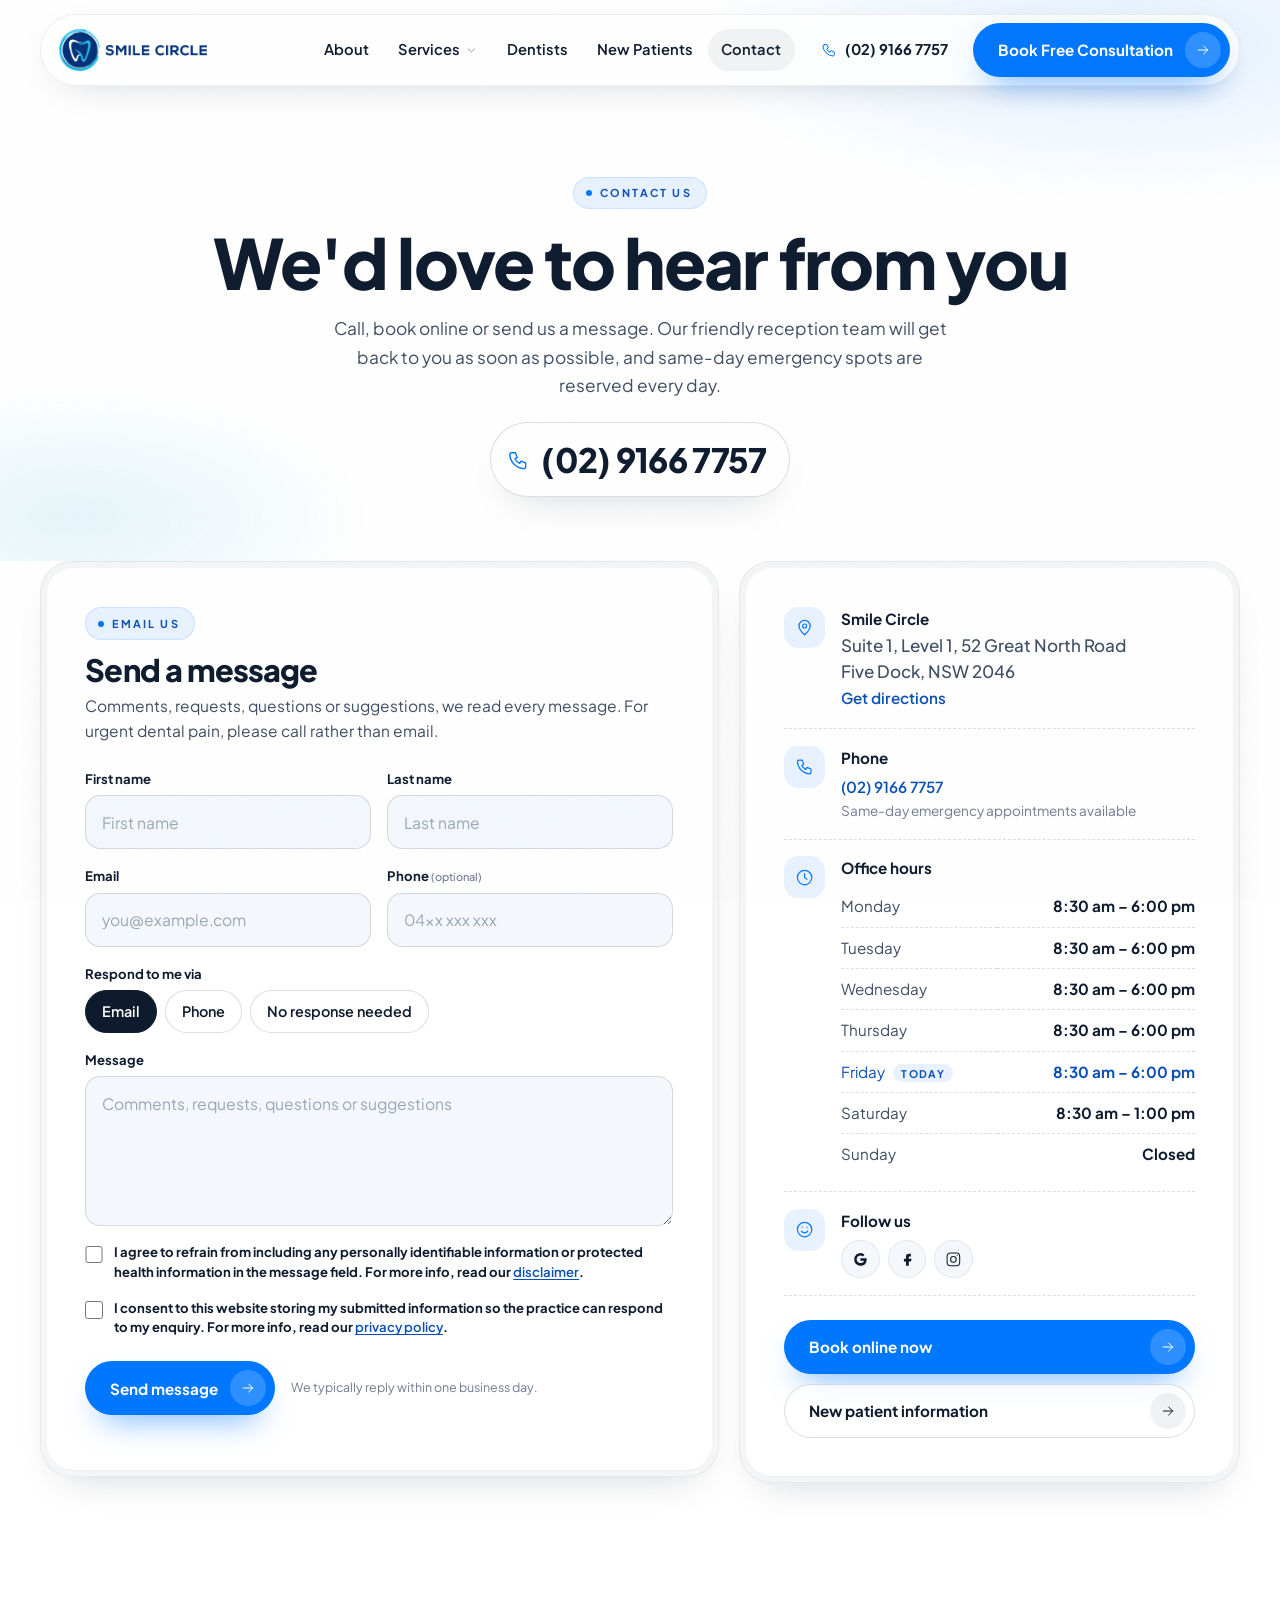
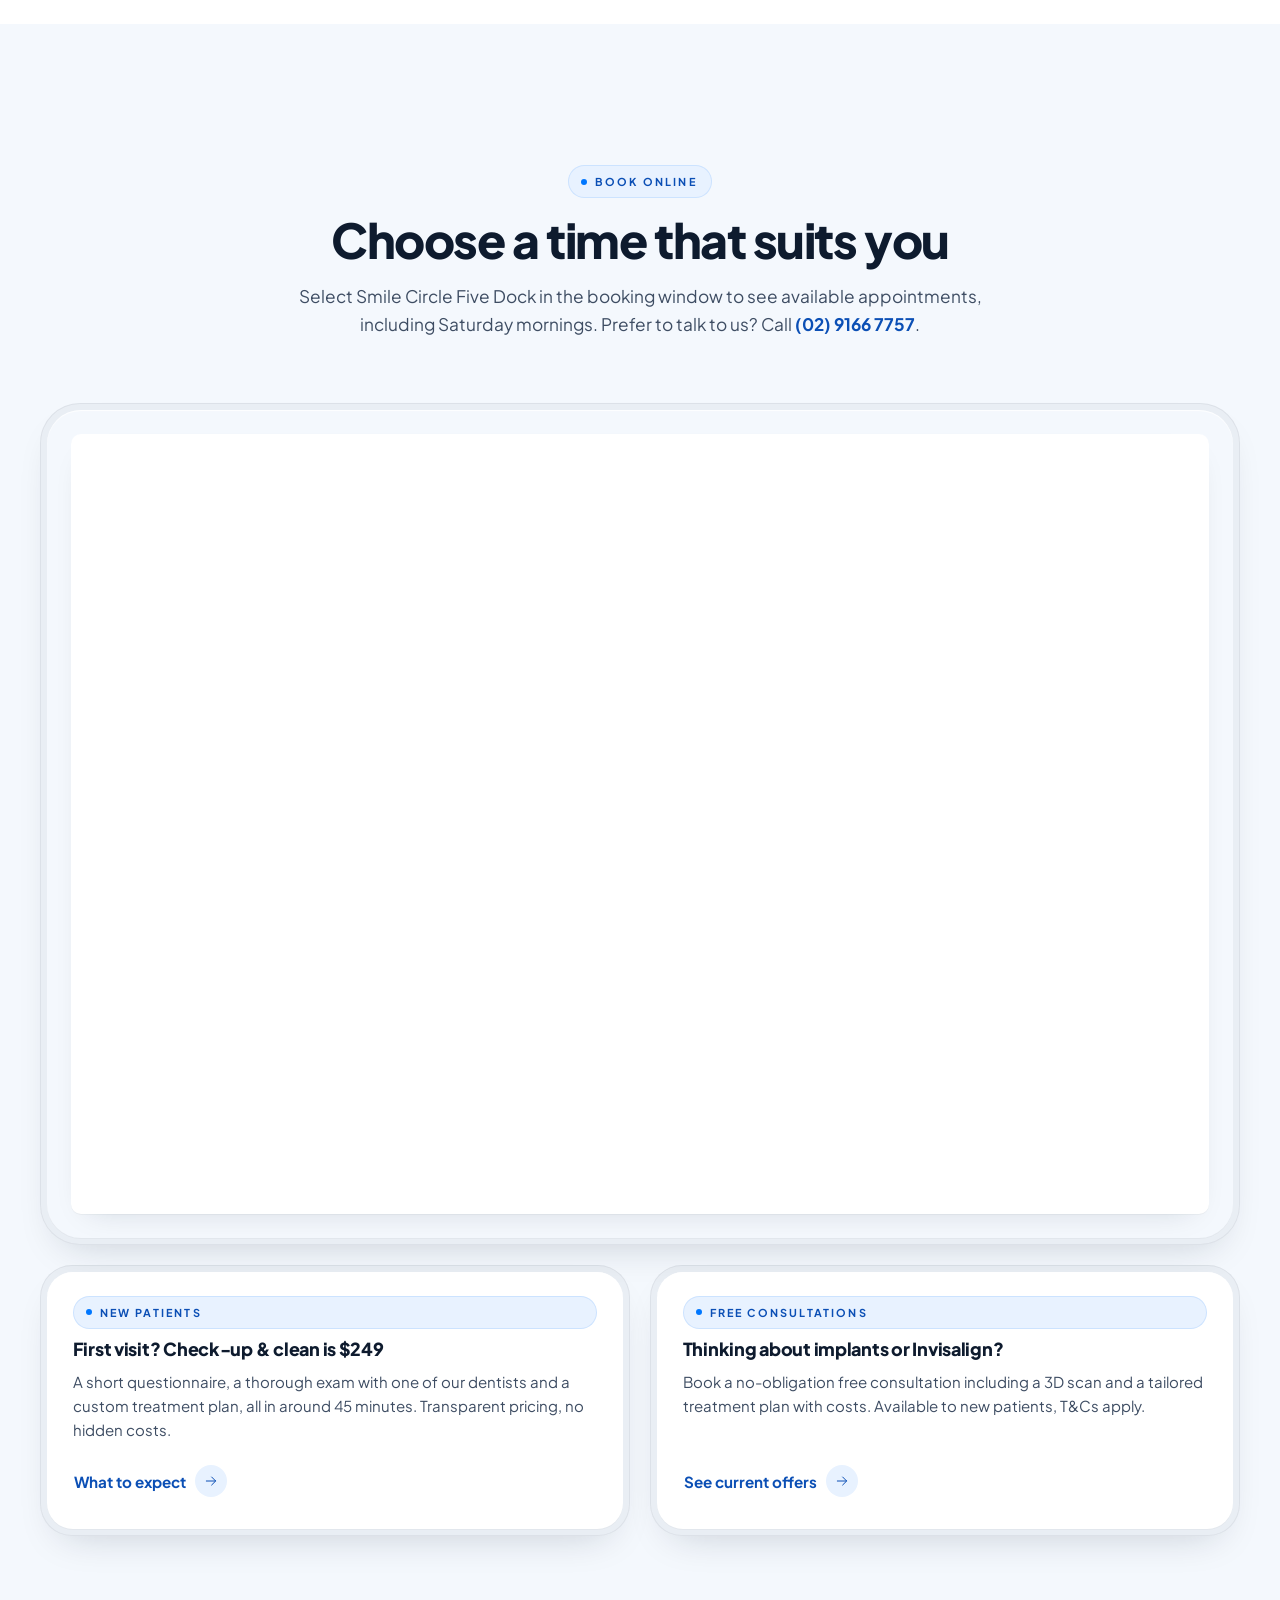
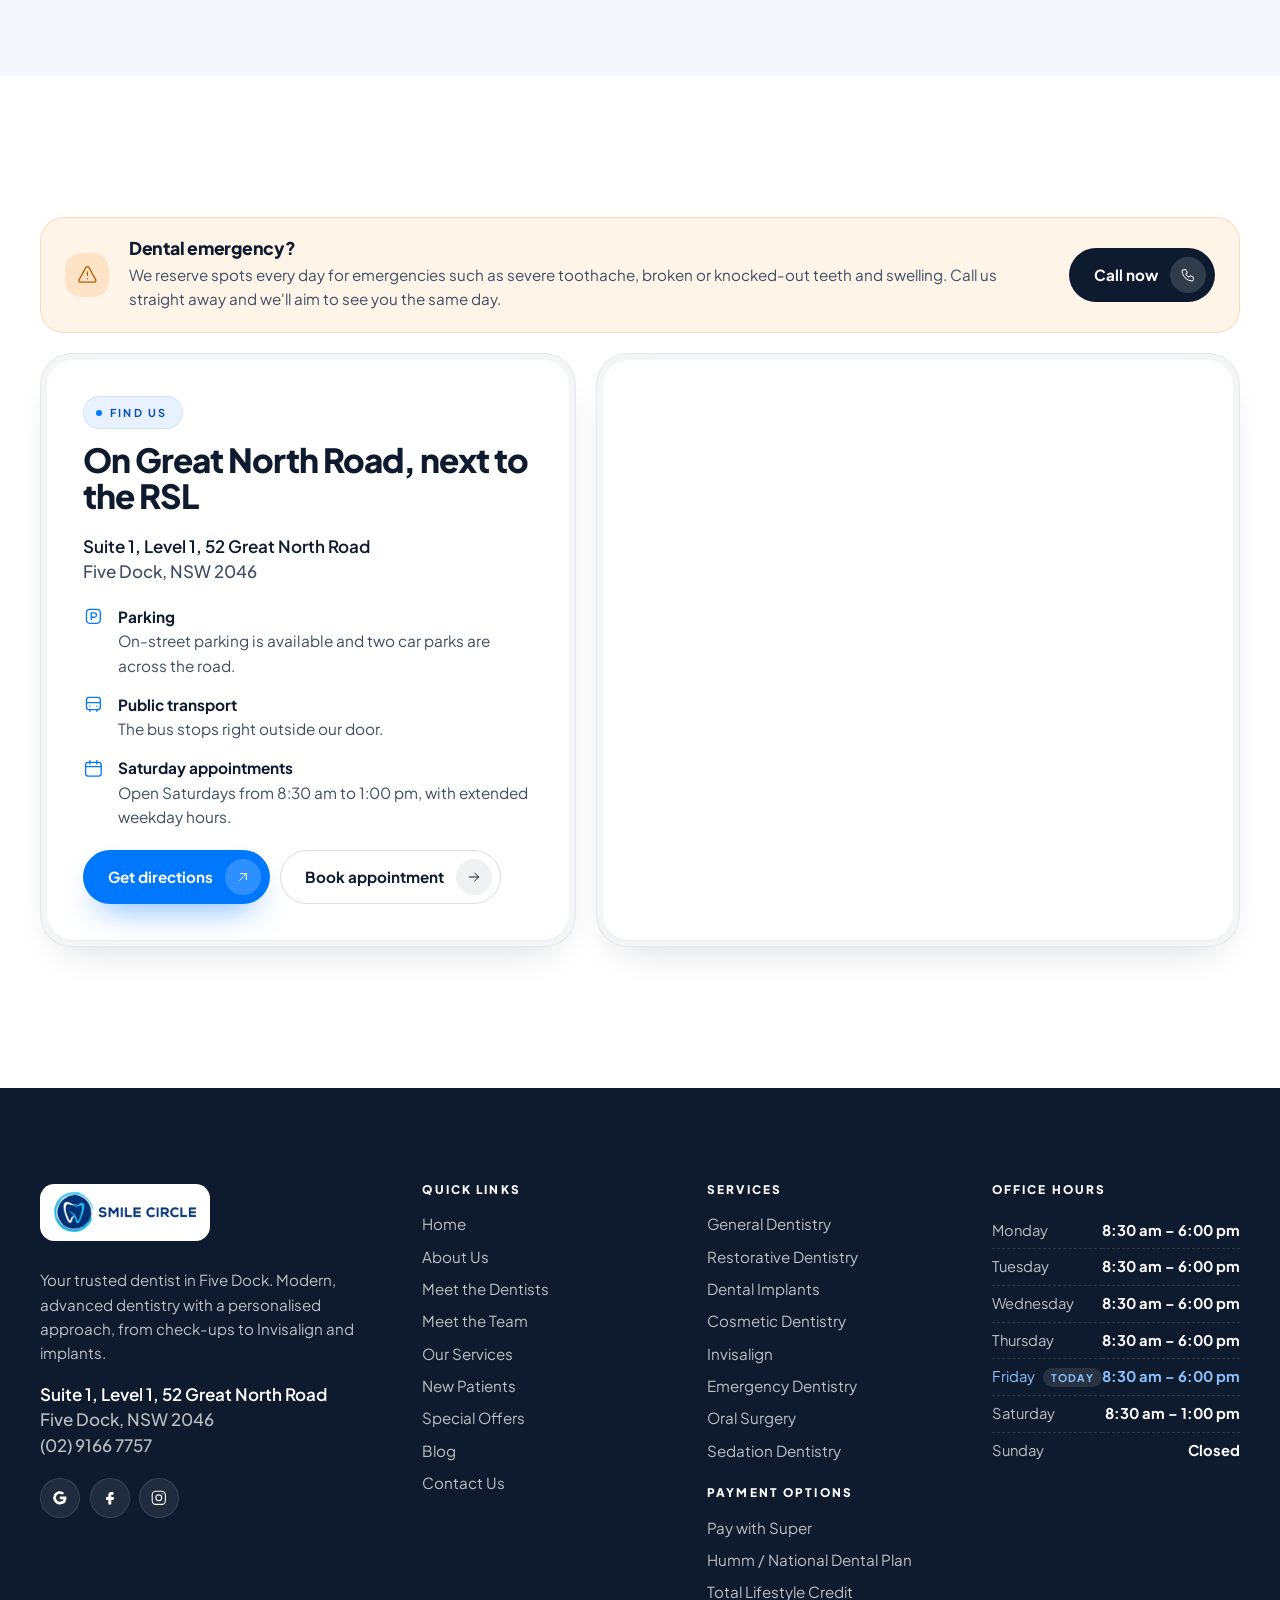
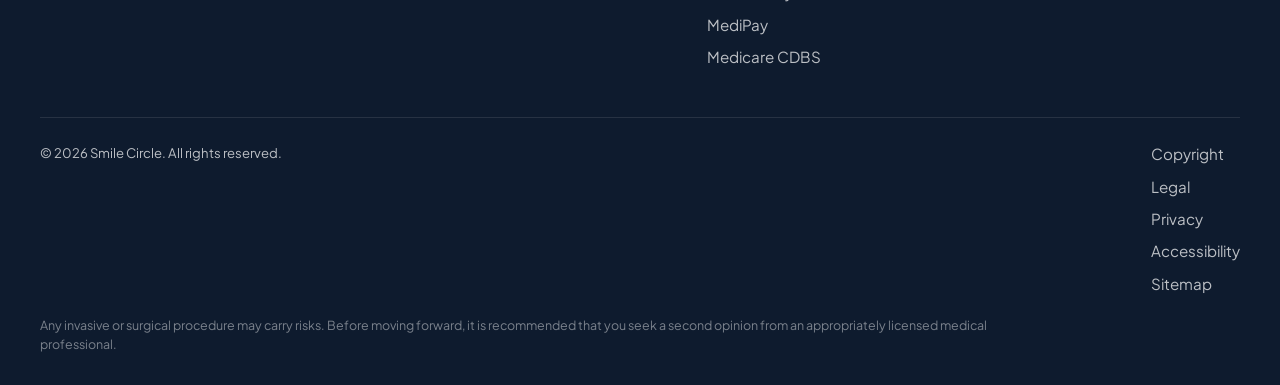
<file: contact-us/index.html>
<!DOCTYPE html>
<html lang="en-AU">
<head>
  <meta charset="utf-8">
  <meta name="viewport" content="width=device-width, initial-scale=1">
  <title>Contact Smile Circle | Dentist in Five Dock, (02) 9166 7757</title>
  <meta name="description" content="Contact Smile Circle Five Dock: book online, call (02) 9166 7757 or send us a message. Suite 1, Level 1, 52 Great North Road, Five Dock NSW 2046. Open Mon–Sat.">
  <link rel="canonical" href="https://smilecirclefivedock.com.au/contact-us/">
  <meta property="og:type" content="website">
  <meta property="og:site_name" content="Smile Circle">
  <meta property="og:title" content="Contact Smile Circle | Dentist in Five Dock">
  <meta property="og:description" content="Book online, call (02) 9166 7757 or send us a message. Suite 1, Level 1, 52 Great North Road, Five Dock NSW 2046.">
  <meta property="og:url" content="https://smilecirclefivedock.com.au/contact-us/">
  <meta property="og:image" content="https://smilecirclefivedock.com.au/assets/img/hero-patient.jpg">
  <meta property="og:locale" content="en_AU">
  <meta name="twitter:card" content="summary_large_image">
  <meta name="theme-color" content="#0077FF">
  <link rel="icon" href="/assets/img/favicon-32.png" sizes="32x32">
  <link rel="icon" href="/assets/img/favicon-192.png" sizes="192x192">
  <link rel="apple-touch-icon" href="/assets/img/favicon-192.png">
  <link rel="preconnect" href="https://fonts.googleapis.com">
  <link rel="preconnect" href="https://fonts.gstatic.com" crossorigin>
  <link href="https://fonts.googleapis.com/css2?family=Plus+Jakarta+Sans:wght@400;500;600;700;800&display=swap" rel="stylesheet">
  <link rel="stylesheet" href="/assets/css/site.css">
  <script type="application/ld+json">
  {
    "@context": "https://schema.org",
    "@graph": [
      {
        "@type": "Dentist",
        "@id": "https://smilecirclefivedock.com.au/#dentist",
        "name": "Smile Circle",
        "url": "https://smilecirclefivedock.com.au/",
        "logo": "https://smilecirclefivedock.com.au/assets/img/logo.png",
        "image": "https://smilecirclefivedock.com.au/assets/img/hero-patient.jpg",
        "telephone": "+61 2 9166 7757",
        "priceRange": "$$",
        "address": {
          "@type": "PostalAddress",
          "streetAddress": "Suite 1, Level 1, 52 Great North Road",
          "addressLocality": "Five Dock",
          "addressRegion": "NSW",
          "postalCode": "2046",
          "addressCountry": "AU"
        },
        "hasMap": "https://maps.app.goo.gl/TZpqkBv9vCt8grSa6",
        "openingHoursSpecification": [
          { "@type": "OpeningHoursSpecification", "dayOfWeek": ["Monday", "Tuesday", "Wednesday", "Thursday", "Friday"], "opens": "08:30", "closes": "18:00" },
          { "@type": "OpeningHoursSpecification", "dayOfWeek": "Saturday", "opens": "08:30", "closes": "13:00" }
        ],
        "sameAs": [
          "https://www.facebook.com/profile.php?id=100084877536054",
          "https://www.instagram.com/smilecirclefivedock/",
          "https://maps.app.goo.gl/TZpqkBv9vCt8grSa6"
        ]
      },
      {
        "@type": "ContactPage",
        "@id": "https://smilecirclefivedock.com.au/contact-us/#webpage",
        "url": "https://smilecirclefivedock.com.au/contact-us/",
        "name": "Contact Smile Circle | Dentist in Five Dock",
        "about": { "@id": "https://smilecirclefivedock.com.au/#dentist" },
        "breadcrumb": {
          "@type": "BreadcrumbList",
          "itemListElement": [
            { "@type": "ListItem", "position": 1, "name": "Home", "item": "https://smilecirclefivedock.com.au/" },
            { "@type": "ListItem", "position": 2, "name": "Contact Us", "item": "https://smilecirclefivedock.com.au/contact-us/" }
          ]
        }
      }
    ]
  }
  </script>
</head>
<body>
<svg xmlns="http://www.w3.org/2000/svg" style="display:none" aria-hidden="true">
  <symbol id="i-phone" viewBox="0 0 24 24"><path d="M5 4h4l2 5-2.5 1.5a11 11 0 0 0 5 5L15 13l5 2v4a2 2 0 0 1-2 2A16 16 0 0 1 3 6a2 2 0 0 1 2-2z"/></symbol>
  <symbol id="i-arrow" viewBox="0 0 24 24"><path d="M5 12h14M13 6l6 6-6 6"/></symbol>
  <symbol id="i-up-right" viewBox="0 0 24 24"><path d="M7 17 17 7M8 7h9v9"/></symbol>
  <symbol id="i-chevron" viewBox="0 0 24 24"><path d="m6 9 6 6 6-6"/></symbol>
  <symbol id="i-check" viewBox="0 0 24 24"><path d="m5 12 4 4L19 7"/></symbol>
  <symbol id="i-pin" viewBox="0 0 24 24"><path d="M12 21s7-6.2 7-11a7 7 0 1 0-14 0c0 4.8 7 11 7 11z"/><circle cx="12" cy="10" r="2.5"/></symbol>
  <symbol id="i-clock" viewBox="0 0 24 24"><circle cx="12" cy="12" r="9"/><path d="M12 7v5l3 2"/></symbol>
  <symbol id="i-calendar" viewBox="0 0 24 24"><rect x="3" y="5" width="18" height="16" rx="3"/><path d="M3 10h18M8 3v4M16 3v4"/></symbol>
  <symbol id="i-mail" viewBox="0 0 24 24"><rect x="3" y="5" width="18" height="14" rx="3"/><path d="m3 8 9 6 9-6"/></symbol>
  <symbol id="i-parking" viewBox="0 0 24 24"><rect x="4" y="4" width="16" height="16" rx="4"/><path d="M9.5 16V8H13a2.5 2.5 0 0 1 0 5H9.5"/></symbol>
  <symbol id="i-bus" viewBox="0 0 24 24"><rect x="4" y="4" width="16" height="14" rx="3"/><path d="M4 10h16M8 18v2M16 18v2M8 14h.01M16 14h.01"/></symbol>
  <symbol id="i-alert" viewBox="0 0 24 24"><path d="M12 9v4M12 17h.01M10.3 3.9 2.5 18a2 2 0 0 0 1.7 3h15.6a2 2 0 0 0 1.7-3L13.7 3.9a2 2 0 0 0-3.4 0z"/></symbol>
  <symbol id="i-facebook" viewBox="0 0 24 24"><path d="M14 8h3V4h-3a4 4 0 0 0-4 4v3H7v4h3v6h4v-6h3l1-4h-4V8z"/></symbol>
  <symbol id="i-instagram" viewBox="0 0 24 24"><rect x="3" y="3" width="18" height="18" rx="5"/><circle cx="12" cy="12" r="4"/><path d="M17.5 6.5h.01"/></symbol>
  <symbol id="i-google" viewBox="0 0 24 24"><path d="M21 12.2c0-.7-.1-1.3-.2-1.9H12v3.7h5.1a4.4 4.4 0 0 1-1.9 2.9v2.4h3c1.8-1.7 2.8-4.1 2.8-7.1z"/><path d="M12 21c2.4 0 4.5-.8 6-2.2l-3-2.4c-.8.6-1.9.9-3 .9-2.3 0-4.3-1.6-5-3.7H4v2.4A9 9 0 0 0 12 21z"/><path d="M7 13.6a5.4 5.4 0 0 1 0-3.4V7.8H4a9 9 0 0 0 0 8.2l3-2.4z"/><path d="M12 6.6c1.3 0 2.5.5 3.4 1.3l2.6-2.6A9 9 0 0 0 4 7.8l3 2.4c.7-2.1 2.7-3.6 5-3.6z"/></symbol>
  <symbol id="i-smile" viewBox="0 0 24 24"><circle cx="12" cy="12" r="9"/><path d="M8 14s1.5 2 4 2 4-2 4-2M9 9h.01M15 9h.01"/></symbol>
  <symbol id="i-tooth" viewBox="0 0 24 24"><path d="M7.5 3C9.5 3 10.5 4 12 4s2.5-1 4.5-1c3 0 4.5 2.5 3.5 6-.6 2-1.5 3-1.5 6 0 2-.8 6-2 6s-1.5-4.5-4.5-4.5S8.7 21 7.5 21s-2-4-2-6c0-3-.9-4-1.5-6C3 5.5 4.5 3 7.5 3z"/></symbol>
</svg>
<div class="grain" aria-hidden="true"></div>

<header class="site-header">
  <nav class="nav" aria-label="Main">
    <a class="nav__logo" href="/" aria-label="Smile Circle home"><img src="/assets/img/logo.png" alt="Smile Circle" width="708" height="200"></a>
    <ul class="nav__menu">
      <li><a class="nav__link" href="/about-us/">About</a></li>
      <li class="has-mega">
        <a class="nav__link" href="/our-services/" aria-haspopup="true">Services <svg class="icon"><use href="#i-chevron"/></svg></a>
        <div class="mega">
          <div class="mega__col"><h4><a href="/general-dentistry/">General</a></h4><ul>
            <li><a href="/check-and-cleans/">Check and Cleans</a></li><li><a href="/airflow-cleaning/">Airflow Cleaning</a></li><li><a href="/childrens-dentistry/">Children's Dentistry</a></li><li><a href="/emergency-dentistry/">Emergency Dentistry</a></li><li><a href="/care-for-dental-injuries/">Care for Dental Injuries</a></li><li><a href="/root-canal-therapy/">Root Canal Therapy</a></li><li><a href="/teeth-grinding/">Teeth Grinding</a></li><li><a href="/sports-mouthguards/">Sports Mouthguards</a></li><li><a href="/sleep-apnea/">Sleep Apnea</a></li></ul></div>
          <div class="mega__col"><h4><a href="/restorative-dentistry/">Restorative</a></h4><ul>
            <li><a href="/dental-fillings/">Dental Fillings</a></li><li><a href="/inlays-and-onlays/">Inlays and Onlays</a></li><li><a href="/dental-crowns/">Dental Crowns</a></li><li><a href="/dental-bridges/">Dental Bridges</a></li><li><a href="/dentures/">Dentures</a></li><li><a href="/dental-implants/">Dental Implants</a></li><li><a href="/all-on-x/">All-on-X Implants</a></li></ul></div>
          <div class="mega__col"><h4><a href="/cosmetic-dentist-in-five-dock/">Cosmetic</a></h4><ul>
            <li><a href="/invisalign/">Invisalign</a></li><li><a href="/veneers/">Veneers</a></li><li><a href="/dental-bonding/">Dental Bonding</a></li><li><a href="/dental-contouring/">Dental Contouring</a></li><li><a href="/teeth-whitening/">Teeth Whitening</a></li><li><a href="/injectables-fillers/">Injectables &amp; Fillers</a></li></ul></div>
          <div class="mega__col"><h4><a href="/oral-surgery/">Oral Surgery</a></h4><ul>
            <li><a href="/extractions/">Extractions</a></li><li><a href="/wisdom-teeth-removal/">Wisdom Teeth Removal</a></li></ul></div>
          <div class="mega__col"><h4><a href="/sedation-dentistry/">Sedation</a></h4><ul>
            <li><a href="/nitrous-oxide/">Nitrous Oxide</a></li><li><a href="/iv-sedation/">IV Sedation</a></li></ul>
            <h4 style="margin-top:1rem"><a href="/special-offers/">Offers &amp; payments</a></h4><ul>
            <li><a href="/special-offers/">Special Offers</a></li><li><a href="/pay-with-super/">Pay with Super</a></li><li><a href="/medicare-cdbs/">Medicare CDBS</a></li></ul></div>
          <div class="mega__foot">
            <a class="btn btn--dark btn--sm" href="/our-services/">All services <span class="btn__icon"><svg class="icon"><use href="#i-arrow"/></svg></span></a>
            <a class="btn btn--ghost btn--sm" href="/new-patients/">New patients <span class="btn__icon"><svg class="icon"><use href="#i-arrow"/></svg></span></a>
            <a class="btn btn--ghost btn--sm" href="/blog/">Blog <span class="btn__icon"><svg class="icon"><use href="#i-arrow"/></svg></span></a>
          </div>
        </div>
      </li>
      <li><a class="nav__link" href="/meet-the-dentists/">Dentists</a></li>
      <li><a class="nav__link" href="/new-patients/">New Patients</a></li>
      <li><a class="nav__link" href="/contact-us/" aria-current="page">Contact</a></li>
    </ul>
    <a class="nav__phone" href="tel:+61291667757"><svg class="icon"><use href="#i-phone"/></svg>(02) 9166 7757</a>
    <a class="btn btn--primary nav__cta" href="/contact-us/#book">Book Free Consultation <span class="btn__icon"><svg class="icon"><use href="#i-arrow"/></svg></span></a>
    <a class="nav__call" href="tel:+61291667757" aria-label="Call (02) 9166 7757"><svg class="icon"><use href="#i-phone"/></svg></a>
    <button class="nav__burger" type="button" aria-label="Open menu" aria-expanded="false" aria-controls="mobile-menu"><span></span><span></span><span></span></button>
  </nav>
</header>

<div class="overlay" id="mobile-menu" aria-hidden="true">
  <ul class="overlay__list">
    <li><a class="overlay__link" href="/">Home</a></li>
    <li><a class="overlay__link" href="/about-us/">About Us</a></li>
    <li class="overlay__group">
      <button class="overlay__link" type="button" aria-expanded="false">Services <svg class="icon"><use href="#i-chevron"/></svg></button>
      <ul class="overlay__sub">
        <li class="is-head">General</li>
        <li><a href="/general-dentistry/">General Dentistry</a></li><li><a href="/check-and-cleans/">Check and Cleans</a></li><li><a href="/airflow-cleaning/">Airflow Cleaning</a></li><li><a href="/childrens-dentistry/">Children's Dentistry</a></li><li><a href="/emergency-dentistry/">Emergency Dentistry</a></li><li><a href="/care-for-dental-injuries/">Care for Dental Injuries</a></li><li><a href="/root-canal-therapy/">Root Canal Therapy</a></li><li><a href="/teeth-grinding/">Teeth Grinding</a></li><li><a href="/sports-mouthguards/">Sports Mouthguards</a></li><li><a href="/sleep-apnea/">Sleep Apnea</a></li>
        <li class="is-head">Restorative</li>
        <li><a href="/restorative-dentistry/">Restorative Dentistry</a></li><li><a href="/dental-fillings/">Dental Fillings</a></li><li><a href="/inlays-and-onlays/">Inlays and Onlays</a></li><li><a href="/dental-crowns/">Dental Crowns</a></li><li><a href="/dental-bridges/">Dental Bridges</a></li><li><a href="/dentures/">Dentures</a></li><li><a href="/dental-implants/">Dental Implants</a></li><li><a href="/all-on-x/">All-on-X Implants</a></li>
        <li class="is-head">Cosmetic</li>
        <li><a href="/cosmetic-dentist-in-five-dock/">Cosmetic Dentistry</a></li><li><a href="/invisalign/">Invisalign</a></li><li><a href="/veneers/">Veneers</a></li><li><a href="/dental-bonding/">Dental Bonding</a></li><li><a href="/dental-contouring/">Dental Contouring</a></li><li><a href="/teeth-whitening/">Teeth Whitening</a></li><li><a href="/injectables-fillers/">Injectables &amp; Fillers</a></li>
        <li class="is-head">Oral surgery &amp; sedation</li>
        <li><a href="/oral-surgery/">Oral Surgery</a></li><li><a href="/extractions/">Extractions</a></li><li><a href="/wisdom-teeth-removal/">Wisdom Teeth Removal</a></li><li><a href="/sedation-dentistry/">Sedation Dentistry</a></li><li><a href="/nitrous-oxide/">Nitrous Oxide</a></li><li><a href="/iv-sedation/">IV Sedation</a></li>
      </ul>
    </li>
    <li><a class="overlay__link" href="/meet-the-dentists/">Meet the Dentists</a></li>
    <li><a class="overlay__link" href="/new-patients/">New Patients</a></li>
    <li><a class="overlay__link" href="/special-offers/">Special Offers</a></li>
    <li><a class="overlay__link" href="/blog/">Blog</a></li>
    <li><a class="overlay__link" href="/contact-us/">Contact Us</a></li>
  </ul>
  <div class="overlay__cta container">
    <a class="btn btn--primary btn--block" href="/contact-us/#book">Book Free Consultation <span class="btn__icon"><svg class="icon"><use href="#i-arrow"/></svg></span></a>
    <a class="btn btn--ghost btn--block" href="tel:+61291667757">Call (02) 9166 7757 <span class="btn__icon"><svg class="icon"><use href="#i-phone"/></svg></span></a>
  </div>
</div>

<main id="main">
  <section class="page-hero">
    <div class="hero__bg" aria-hidden="true"></div>
    <div class="container">
      <span class="eyebrow">Contact us</span>
      <h1>We'd love to hear from you</h1>
      <p class="lead">Call, book online or send us a message. Our friendly reception team will get back to you as soon as possible, and same-day emergency spots are reserved every day.</p>
      <a class="phone-big" href="tel:+61291667757"><svg class="icon"><use href="#i-phone"/></svg>(02) 9166 7757</a>
    </div>
  </section>

  <section class="section section--flush-top" id="message">
    <div class="container contact-grid">
      <div class="bezel reveal">
        <div class="bezel__core card">
          <div class="card__head">
            <span class="eyebrow">Email us</span>
            <h2>Send a message</h2>
            <p>Comments, requests, questions or suggestions, we read every message. For urgent dental pain, please call rather than email.</p>
          </div>
          <!-- Set data-endpoint to your form handler (own API, Formspree, Web3Forms, etc). The JS posts JSON. -->
          <form id="contact-form" class="form-grid" method="post" action="#" data-endpoint="" novalidate>
            <div class="field">
              <label for="first">First name</label>
              <input id="first" name="first" type="text" autocomplete="given-name" placeholder="First name" required>
              <span class="field__error">Please enter your first name.</span>
            </div>
            <div class="field">
              <label for="last">Last name</label>
              <input id="last" name="last" type="text" autocomplete="family-name" placeholder="Last name" required>
              <span class="field__error">Please enter your last name.</span>
            </div>
            <div class="field">
              <label for="email">Email</label>
              <input id="email" name="email" type="email" autocomplete="email" placeholder="you@example.com" required>
              <span class="field__error">Please enter a valid email address.</span>
            </div>
            <div class="field">
              <label for="phone">Phone <small>(optional)</small></label>
              <input id="phone" name="phone" type="tel" autocomplete="tel" placeholder="04xx xxx xxx">
            </div>
            <fieldset class="field field--full" style="border:0;padding:0;margin:0">
              <legend class="label" style="padding:0;margin-bottom:.4rem">Respond to me via</legend>
              <div class="choice-group">
                <label class="choice"><input type="radio" name="respond" value="Email" checked><span>Email</span></label>
                <label class="choice"><input type="radio" name="respond" value="Phone"><span>Phone</span></label>
                <label class="choice"><input type="radio" name="respond" value="No response"><span>No response needed</span></label>
              </div>
            </fieldset>
            <div class="field field--full">
              <label for="message">Message</label>
              <textarea id="message" name="message" placeholder="Comments, requests, questions or suggestions" required></textarea>
              <span class="field__error">Please enter a message.</span>
            </div>
            <div class="field field--full">
              <label class="check"><input type="checkbox" name="agree_no_phi" value="yes" required><span>I agree to refrain from including any personally identifiable information or protected health information in the message field. For more info, read our <a href="/legal/">disclaimer</a>.</span></label>
              <span class="field__error">Please confirm this to continue.</span>
            </div>
            <div class="field field--full">
              <label class="check"><input type="checkbox" name="consent_storage" value="yes" required><span>I consent to this website storing my submitted information so the practice can respond to my enquiry. For more info, read our <a href="/privacy/">privacy policy</a>.</span></label>
              <span class="field__error">Please confirm this to continue.</span>
            </div>
            <label class="honey" aria-hidden="true">Website <input type="text" name="website" tabindex="-1" autocomplete="off"></label>
            <div class="field field--full form__foot">
              <button class="btn btn--primary" type="submit">Send message <span class="btn__icon"><svg class="icon"><use href="#i-arrow"/></svg></span></button>
              <span class="form__note">We typically reply within one business day.</span>
            </div>
            <div class="field field--full"><div class="form__status" role="status" aria-live="polite"></div></div>
          </form>
        </div>
      </div>

      <aside class="bezel info-card reveal" data-delay="1">
        <div class="bezel__core card">
          <div class="info-row">
            <div class="info-row__icon"><svg class="icon"><use href="#i-pin"/></svg></div>
            <div>
              <strong>Smile Circle</strong>
              <address class="address" style="font-weight:500;color:var(--ink-2)">Suite 1, Level 1, 52 Great North Road<br>Five Dock, NSW 2046</address>
              <a class="link" href="https://maps.app.goo.gl/TZpqkBv9vCt8grSa6" target="_blank" rel="noopener">Get directions</a>
            </div>
          </div>
          <div class="info-row">
            <div class="info-row__icon"><svg class="icon"><use href="#i-phone"/></svg></div>
            <div>
              <strong>Phone</strong>
              <a class="link" href="tel:+61291667757">(02) 9166 7757</a>
              <p class="muted" style="font-size:.85rem">Same-day emergency appointments available</p>
            </div>
          </div>
          <div class="info-row">
            <div class="info-row__icon"><svg class="icon"><use href="#i-clock"/></svg></div>
            <div>
              <strong>Office hours</strong>
              <table class="hours">
                <tr data-day="1"><td>Monday</td><td>8:30 am – 6:00 pm</td></tr>
                <tr data-day="2"><td>Tuesday</td><td>8:30 am – 6:00 pm</td></tr>
                <tr data-day="3"><td>Wednesday</td><td>8:30 am – 6:00 pm</td></tr>
                <tr data-day="4"><td>Thursday</td><td>8:30 am – 6:00 pm</td></tr>
                <tr data-day="5"><td>Friday</td><td>8:30 am – 6:00 pm</td></tr>
                <tr data-day="6"><td>Saturday</td><td>8:30 am – 1:00 pm</td></tr>
                <tr data-day="0"><td>Sunday</td><td>Closed</td></tr>
              </table>
            </div>
          </div>
          <div class="info-row">
            <div class="info-row__icon"><svg class="icon"><use href="#i-smile"/></svg></div>
            <div>
              <strong>Follow us</strong>
              <div class="social-row">
                <a href="https://maps.app.goo.gl/TZpqkBv9vCt8grSa6" target="_blank" rel="noopener" aria-label="Smile Circle on Google"><svg class="icon icon--fill"><use href="#i-google"/></svg></a>
                <a href="https://www.facebook.com/profile.php?id=100084877536054" target="_blank" rel="noopener" aria-label="Smile Circle on Facebook"><svg class="icon icon--fill"><use href="#i-facebook"/></svg></a>
                <a href="https://www.instagram.com/smilecirclefivedock/" target="_blank" rel="noopener" aria-label="Smile Circle on Instagram"><svg class="icon"><use href="#i-instagram"/></svg></a>
              </div>
            </div>
          </div>
          <div class="info-card__cta">
            <a class="btn btn--primary btn--block" href="#book">Book online now <span class="btn__icon"><svg class="icon"><use href="#i-arrow"/></svg></span></a>
            <a class="btn btn--ghost btn--block" href="/new-patients/">New patient information <span class="btn__icon"><svg class="icon"><use href="#i-arrow"/></svg></span></a>
          </div>
        </div>
      </aside>
    </div>
  </section>

  <section class="section section--soft" id="book">
    <div class="container">
      <div class="section-head section-head--center reveal">
        <span class="eyebrow">Book online</span>
        <h2>Choose a time that suits you</h2>
        <p class="lead">Select Smile Circle Five Dock in the booking window to see available appointments, including Saturday mornings. Prefer to talk to us? Call <a href="tel:+61291667757" style="color:var(--blue-700);font-weight:700">(02) 9166 7757</a>.</p>
      </div>
      <div class="bezel bezel--lg booking-frame reveal" data-delay="1">
        <div class="bezel__core">
          <iframe title="Book an appointment online with Smile Circle" src="https://www.centaurportal.com/d4w/org-3114/extended_search?sourceRef=https%3A%2F%2Fsmilecirclefivedock.com.au&amp;sourceID=null" loading="lazy" allow="payment"></iframe>
        </div>
      </div>
      <div class="mini-cards">
        <div class="bezel reveal" data-delay="1"><div class="bezel__core mini">
          <span class="eyebrow">New patients</span>
          <h3>First visit? Check-up &amp; clean is $249</h3>
          <p>A short questionnaire, a thorough exam with one of our dentists and a custom treatment plan, all in around 45 minutes. Transparent pricing, no hidden costs.</p>
          <a class="btn btn--link" href="/new-patients/">What to expect <span class="btn__icon"><svg class="icon"><use href="#i-arrow"/></svg></span></a>
        </div></div>
        <div class="bezel reveal" data-delay="2"><div class="bezel__core mini">
          <span class="eyebrow">Free consultations</span>
          <h3>Thinking about implants or Invisalign?</h3>
          <p>Book a no-obligation free consultation including a 3D scan and a tailored treatment plan with costs. Available to new patients, T&amp;Cs apply.</p>
          <a class="btn btn--link" href="/special-offers/">See current offers <span class="btn__icon"><svg class="icon"><use href="#i-arrow"/></svg></span></a>
        </div></div>
      </div>
    </div>
  </section>

  <section class="section" id="find-us">
    <div class="container">
      <div class="alert reveal" style="margin-bottom:1.25rem">
        <div class="alert__icon"><svg class="icon"><use href="#i-alert"/></svg></div>
        <div>
          <h3>Dental emergency?</h3>
          <p>We reserve spots every day for emergencies such as severe toothache, broken or knocked-out teeth and swelling. Call us straight away and we'll aim to see you the same day.</p>
        </div>
        <a class="btn btn--dark" href="tel:+61291667757">Call now <span class="btn__icon"><svg class="icon"><use href="#i-phone"/></svg></span></a>
      </div>
      <div class="find">
        <div class="bezel reveal">
          <div class="bezel__core find__card">
            <div>
              <span class="eyebrow">Find us</span>
              <h2>On Great North Road, next to the RSL</h2>
            </div>
            <address class="address">Suite 1, Level 1, 52 Great North Road<span>Five Dock, NSW 2046</span></address>
            <ul class="find__list">
              <li><svg class="icon"><use href="#i-parking"/></svg><div><strong>Parking</strong>On-street parking is available and two car parks are across the road.</div></li>
              <li><svg class="icon"><use href="#i-bus"/></svg><div><strong>Public transport</strong>The bus stops right outside our door.</div></li>
              <li><svg class="icon"><use href="#i-calendar"/></svg><div><strong>Saturday appointments</strong>Open Saturdays from 8:30 am to 1:00 pm, with extended weekday hours.</div></li>
            </ul>
            <div class="location__actions">
              <a class="btn btn--primary" href="https://maps.app.goo.gl/TZpqkBv9vCt8grSa6" target="_blank" rel="noopener">Get directions <span class="btn__icon"><svg class="icon"><use href="#i-up-right"/></svg></span></a>
              <a class="btn btn--ghost" href="#book">Book appointment <span class="btn__icon"><svg class="icon"><use href="#i-arrow"/></svg></span></a>
            </div>
          </div>
        </div>
        <div class="bezel reveal" data-delay="1">
          <div class="bezel__core map">
            <iframe title="Map showing Smile Circle, Suite 1, 52 Great North Road, Five Dock" src="https://maps.google.com/maps?q=Smile%20Circle%20Suite%201%2F52%20Great%20N%20Rd%2C%20Five%20Dock%20NSW%202046%2C%20Australia&amp;t=m&amp;z=16&amp;output=embed&amp;iwloc=near" loading="lazy" referrerpolicy="no-referrer-when-downgrade"></iframe>
          </div>
        </div>
      </div>
    </div>
  </section>
</main>

<footer class="footer">
  <div class="container">
    <div class="footer__grid">
      <div class="footer__brand">
        <a class="footer__logo" href="/"><img src="/assets/img/logo.png" alt="Smile Circle" width="708" height="200"></a>
        <p>Your trusted dentist in Five Dock. Modern, advanced dentistry with a personalised approach, from check-ups to Invisalign and implants.</p>
        <address class="address">Suite 1, Level 1, 52 Great North Road<span>Five Dock, NSW 2046</span><span><a href="tel:+61291667757">(02) 9166 7757</a></span></address>
        <div class="footer__social">
          <a href="https://maps.app.goo.gl/TZpqkBv9vCt8grSa6" target="_blank" rel="noopener" aria-label="Google"><svg class="icon icon--fill"><use href="#i-google"/></svg></a>
          <a href="https://www.facebook.com/profile.php?id=100084877536054" target="_blank" rel="noopener" aria-label="Facebook"><svg class="icon icon--fill"><use href="#i-facebook"/></svg></a>
          <a href="https://www.instagram.com/smilecirclefivedock/" target="_blank" rel="noopener" aria-label="Instagram"><svg class="icon"><use href="#i-instagram"/></svg></a>
        </div>
      </div>
      <div>
        <h4>Quick links</h4>
        <ul>
          <li><a href="/">Home</a></li>
          <li><a href="/about-us/">About Us</a></li>
          <li><a href="/meet-the-dentists/">Meet the Dentists</a></li>
          <li><a href="/meet-the-team/">Meet the Team</a></li>
          <li><a href="/our-services/">Our Services</a></li>
          <li><a href="/new-patients/">New Patients</a></li>
          <li><a href="/special-offers/">Special Offers</a></li>
          <li><a href="/blog/">Blog</a></li>
          <li><a href="/contact-us/">Contact Us</a></li>
        </ul>
      </div>
      <div>
        <h4>Services</h4>
        <ul>
          <li><a href="/general-dentistry/">General Dentistry</a></li>
          <li><a href="/restorative-dentistry/">Restorative Dentistry</a></li>
          <li><a href="/dental-implants/">Dental Implants</a></li>
          <li><a href="/cosmetic-dentist-in-five-dock/">Cosmetic Dentistry</a></li>
          <li><a href="/invisalign/">Invisalign</a></li>
          <li><a href="/emergency-dentistry/">Emergency Dentistry</a></li>
          <li><a href="/oral-surgery/">Oral Surgery</a></li>
          <li><a href="/sedation-dentistry/">Sedation Dentistry</a></li>
        </ul>
        <h4 style="margin-top:1.5rem">Payment options</h4>
        <ul>
          <li><a href="/pay-with-super/">Pay with Super</a></li>
          <li><a href="/national-dental-plan/">Humm / National Dental Plan</a></li>
          <li><a href="/total-lifestyle-credit/">Total Lifestyle Credit</a></li>
          <li><a href="/medipay/">MediPay</a></li>
          <li><a href="/medicare-cdbs/">Medicare CDBS</a></li>
        </ul>
      </div>
      <div>
        <h4>Office hours</h4>
        <table class="hours">
          <tr data-day="1"><td>Monday</td><td>8:30 am – 6:00 pm</td></tr>
          <tr data-day="2"><td>Tuesday</td><td>8:30 am – 6:00 pm</td></tr>
          <tr data-day="3"><td>Wednesday</td><td>8:30 am – 6:00 pm</td></tr>
          <tr data-day="4"><td>Thursday</td><td>8:30 am – 6:00 pm</td></tr>
          <tr data-day="5"><td>Friday</td><td>8:30 am – 6:00 pm</td></tr>
          <tr data-day="6"><td>Saturday</td><td>8:30 am – 1:00 pm</td></tr>
          <tr data-day="0"><td>Sunday</td><td>Closed</td></tr>
        </table>
      </div>
    </div>
    <div class="footer__bottom">
      <span>© <span data-year>2026</span> Smile Circle. All rights reserved.</span>
      <ul class="footer__legal">
        <li><a href="/copyright/">Copyright</a></li>
        <li><a href="/legal/">Legal</a></li>
        <li><a href="/privacy/">Privacy</a></li>
        <li><a href="/accessibility/">Accessibility</a></li>
        <li><a href="/sitemap/">Sitemap</a></li>
      </ul>
    </div>
    <p class="footer__disclaimer">Any invasive or surgical procedure may carry risks. Before moving forward, it is recommended that you seek a second opinion from an appropriately licensed medical professional.</p>
  </div>
</footer>
<script src="/assets/js/site.js" defer></script>
</body>
</html>
</file>
<file: assets/css/site.css>
/* ==========================================================================
   Smile Circle Five Dock — site.css
   Design system: "Soft Structuralism" — white canvas, bold grotesk type,
   floating double-bezel cards, soft diffused shadows, spring-like motion.
   Fonts: Plus Jakarta Sans (loaded in <head>). Swap --font to change.
   ========================================================================== */

:root {
  --blue: #0077FF;
  --blue-600: #0066DB;
  --blue-700: #0B4FB5;
  --blue-900: #0A2A5E;
  --cyan: #009DCC;
  --sky: #E8F2FF;
  --sky-2: #F4F8FD;
  --sky-3: #DCEBFF;
  --ink: #0E1B2E;
  --ink-2: #3E4D63;
  --ink-3: #6E7B90;
  --line: rgba(14, 27, 46, .08);
  --line-2: rgba(14, 27, 46, .14);
  --bg: #FFFFFF;
  --amber: #B85C00;
  --r-xl: 2rem;
  --r-lg: 1.5rem;
  --r-md: 1rem;
  --ease: cubic-bezier(.32, .72, 0, 1);
  --dur: .7s;
  --shadow: 0 40px 90px -35px rgba(14, 27, 46, .28), 0 12px 32px -18px rgba(14, 27, 46, .14);
  --shadow-sm: 0 18px 40px -22px rgba(14, 27, 46, .22);
  --font: "Plus Jakarta Sans", ui-sans-serif, system-ui, -apple-system, "Segoe UI", sans-serif;
  --container: 1240px;
  --gutter: clamp(16px, 4vw, 40px);
  --nav-h: 64px;
}

*, *::before, *::after { box-sizing: border-box; }
html { scroll-behavior: smooth; -webkit-text-size-adjust: 100%; scroll-padding-top: 110px; }
body {
  margin: 0;
  font-family: var(--font);
  font-size: 17px;
  line-height: 1.6;
  color: var(--ink-2);
  background: var(--bg);
  -webkit-font-smoothing: antialiased;
  overflow-x: hidden;
}
body.menu-open { overflow: hidden; }
img { max-width: 100%; height: auto; display: block; }
a { color: inherit; text-decoration: none; }
ul { margin: 0; padding: 0; }
button { font: inherit; }
h1, h2, h3, h4 { color: var(--ink); font-weight: 800; letter-spacing: -.025em; line-height: 1.08; margin: 0; }
h1 { font-size: clamp(2.5rem, 5.4vw, 4.35rem); }
h2 { font-size: clamp(2rem, 3.8vw, 3rem); letter-spacing: -.03em; }
h3 { font-size: clamp(1.2rem, 1.7vw, 1.45rem); letter-spacing: -.015em; line-height: 1.22; }
p { margin: 0; }
strong { color: var(--ink); }
.icon { width: 1em; height: 1em; fill: none; stroke: currentColor; stroke-width: 1.5; stroke-linecap: round; stroke-linejoin: round; flex: none; }
.icon--fill { fill: currentColor; stroke: none; }
.sr-only { position: absolute; width: 1px; height: 1px; overflow: hidden; clip: rect(0 0 0 0); white-space: nowrap; }
:focus-visible { outline: 3px solid rgba(0, 119, 255, .5); outline-offset: 3px; border-radius: 6px; }

.container { width: min(var(--container), 100% - 2 * var(--gutter)); margin-inline: auto; }
.section { padding-block: clamp(88px, 11vw, 150px); }
.section--tight { padding-block: clamp(64px, 8vw, 104px); }
.section--soft { background: var(--sky-2); }
.section--flush-top { padding-top: 0; }

.eyebrow {
  display: inline-flex; align-items: center; gap: .5rem;
  border-radius: 999px; padding: .42rem .9rem .42rem .75rem;
  font-size: .68rem; font-weight: 700; letter-spacing: .2em; text-transform: uppercase;
  color: var(--blue-700); background: var(--sky); border: 1px solid rgba(0, 119, 255, .12);
}
.eyebrow::before { content: ""; width: 6px; height: 6px; border-radius: 50%; background: var(--blue); }
.eyebrow--light { color: #fff; background: rgba(255, 255, 255, .14); border-color: rgba(255, 255, 255, .25); }
.eyebrow--light::before { background: #fff; }
.lead { font-size: clamp(1.05rem, 1.35vw, 1.22rem); line-height: 1.65; color: var(--ink-2); }
.muted { color: var(--ink-3); }
.section-head { max-width: 760px; margin-bottom: clamp(40px, 5vw, 64px); }
.section-head h2 { margin: 1rem 0 1rem; }
.section-head--center { margin-inline: auto; text-align: center; }
.section-head--row { max-width: none; display: flex; align-items: flex-end; justify-content: space-between; gap: 2rem; flex-wrap: wrap; }
.section-head--row > div { max-width: 640px; }
.section-head--row h2 { margin-bottom: 0; }

/* ---------- Buttons: island pills with nested trailing icon ---------- */
.btn {
  display: inline-flex; align-items: center; gap: .75rem;
  border-radius: 999px; padding: .5rem .5rem .5rem 1.5rem;
  font-weight: 700; font-size: .95rem; line-height: 1;
  border: 1px solid transparent; cursor: pointer; white-space: nowrap;
  transition: transform var(--dur) var(--ease), background-color var(--dur) var(--ease),
              color var(--dur) var(--ease), box-shadow var(--dur) var(--ease), border-color var(--dur) var(--ease);
}
.btn:active { transform: scale(.98); }
.btn__icon {
  width: 2.25rem; height: 2.25rem; border-radius: 50%;
  display: grid; place-items: center; flex: none;
  transition: transform var(--dur) var(--ease), background-color var(--dur) var(--ease);
}
.btn:hover .btn__icon { transform: translate(3px, -1px) scale(1.06); }
.btn__icon .icon { width: 1rem; height: 1rem; }
.btn--primary { background: var(--blue); color: #fff; box-shadow: 0 16px 34px -16px rgba(0, 119, 255, .75); }
.btn--primary:hover { background: var(--blue-600); box-shadow: 0 20px 40px -16px rgba(0, 119, 255, .85); }
.btn--primary .btn__icon { background: rgba(255, 255, 255, .18); }
.btn--ghost { background: rgba(255, 255, 255, .75); color: var(--ink); border-color: var(--line-2); }
.btn--ghost:hover { background: #fff; border-color: rgba(14, 27, 46, .26); }
.btn--ghost .btn__icon { background: rgba(14, 27, 46, .06); }
.btn--dark { background: var(--ink); color: #fff; }
.btn--dark:hover { background: #1B2B45; }
.btn--dark .btn__icon { background: rgba(255, 255, 255, .14); }
.btn--white { background: #fff; color: var(--blue-700); }
.btn--white .btn__icon { background: var(--sky); }
.btn--link { padding: .4rem 0; background: none; color: var(--blue-700); gap: .6rem; }
.btn--link .btn__icon { background: var(--sky); width: 2rem; height: 2rem; }
.btn--link:hover { color: var(--blue); }
.btn--sm { font-size: .86rem; padding: .38rem .38rem .38rem 1.1rem; gap: .6rem; }
.btn--sm .btn__icon { width: 1.9rem; height: 1.9rem; }
.btn--block { width: 100%; justify-content: space-between; }

/* ---------- Double bezel (outer shell + inner core) ---------- */
.bezel {
  background: rgba(14, 27, 46, .045);
  border: 1px solid rgba(14, 27, 46, .06);
  padding: 6px; border-radius: var(--r-xl);
  box-shadow: var(--shadow-sm);
  transition: transform var(--dur) var(--ease), box-shadow var(--dur) var(--ease);
}
.bezel__core {
  background: #fff; border-radius: calc(var(--r-xl) - 6px);
  box-shadow: inset 0 1px 1px rgba(255, 255, 255, .9), 0 1px 0 rgba(14, 27, 46, .03);
  overflow: hidden; height: 100%;
}
.bezel--lg { border-radius: 2.5rem; }
.bezel--lg .bezel__core { border-radius: calc(2.5rem - 6px); }
.bezel--hover:hover { transform: translateY(-4px); box-shadow: var(--shadow); }
.bezel--tint .bezel__core { background: var(--sky-2); }

/* ---------- Header: floating glass island ---------- */
.site-header { position: fixed; top: 14px; left: 0; right: 0; z-index: 40; pointer-events: none; }
.nav {
  pointer-events: auto; position: relative;
  width: min(1220px, 100% - 2 * var(--gutter)); margin-inline: auto;
  display: flex; align-items: center; gap: .5rem;
  padding: .5rem .55rem .5rem 1.1rem; border-radius: 999px;
  background: rgba(255, 255, 255, .8);
  backdrop-filter: blur(22px) saturate(160%); -webkit-backdrop-filter: blur(22px) saturate(160%);
  border: 1px solid rgba(14, 27, 46, .07);
  box-shadow: 0 10px 40px -22px rgba(14, 27, 46, .3);
  transition: box-shadow var(--dur) var(--ease), background-color var(--dur) var(--ease);
}
.is-scrolled .nav { background: rgba(255, 255, 255, .92); box-shadow: 0 18px 50px -22px rgba(14, 27, 46, .4); }
.nav__logo { display: inline-flex; align-items: center; flex: none; }
.nav__logo img { height: 42px; width: auto; }
.nav__menu { display: flex; align-items: center; gap: .1rem; margin-left: auto; list-style: none; }
.nav__link {
  display: inline-flex; align-items: center; gap: .35rem;
  padding: .6rem .85rem; border-radius: 999px;
  font-weight: 600; font-size: .92rem; color: var(--ink);
  transition: background-color var(--dur) var(--ease), color var(--dur) var(--ease);
}
.nav__link:hover, .nav__link[aria-current="page"] { background: rgba(14, 27, 46, .05); }
.nav__link .icon { width: .8rem; height: .8rem; opacity: .55; transition: transform var(--dur) var(--ease); }
.has-mega:hover .nav__link .icon, .has-mega.is-open .nav__link .icon { transform: rotate(180deg); }
.nav__phone {
  display: inline-flex; align-items: center; gap: .5rem;
  font-weight: 700; font-size: .92rem; color: var(--ink);
  padding: .6rem .85rem; border-radius: 999px; margin-left: .25rem;
  transition: background-color var(--dur) var(--ease);
}
.nav__phone:hover { background: rgba(14, 27, 46, .05); }
.nav__phone .icon { width: 1rem; height: 1rem; color: var(--blue); }
.nav__cta { margin-left: .25rem; }
.nav__call {
  display: none; width: 44px; height: 44px; border-radius: 50%;
  place-items: center; background: var(--sky); color: var(--blue); margin-left: auto; flex: none;
}
.nav__call .icon { width: 1.15rem; height: 1.15rem; }
.nav__burger {
  display: none; width: 44px; height: 44px; border-radius: 50%; border: 0;
  background: var(--ink); position: relative; cursor: pointer; flex: none;
  transition: transform var(--dur) var(--ease);
}
.nav__burger:active { transform: scale(.94); }
.nav__burger span {
  position: absolute; left: 13px; right: 13px; height: 2px; background: #fff; border-radius: 2px;
  transition: transform .6s var(--ease), opacity .4s var(--ease);
}
.nav__burger span:nth-child(1) { top: 16px; }
.nav__burger span:nth-child(2) { top: 21px; }
.nav__burger span:nth-child(3) { top: 26px; }
.menu-open .nav__burger span:nth-child(1) { transform: translateY(5px) rotate(45deg); }
.menu-open .nav__burger span:nth-child(2) { opacity: 0; transform: scaleX(.2); }
.menu-open .nav__burger span:nth-child(3) { transform: translateY(-5px) rotate(-45deg); }

/* Mega menu (services) */
.mega {
  position: absolute; top: calc(100% + 12px); left: 0; right: 0;
  background: rgba(255, 255, 255, .97);
  backdrop-filter: blur(20px); -webkit-backdrop-filter: blur(20px);
  border: 1px solid rgba(14, 27, 46, .07); border-radius: 1.75rem;
  box-shadow: var(--shadow); padding: 1.6rem 1.75rem 1.4rem;
  display: grid; grid-template-columns: repeat(5, 1fr); gap: 1.4rem;
  opacity: 0; visibility: hidden; transform: translateY(10px);
  transition: opacity .45s var(--ease), transform .45s var(--ease), visibility 0s linear .45s;
}
.mega::before { content: ""; position: absolute; left: 0; right: 0; top: -14px; height: 14px; }
.has-mega:hover .mega, .has-mega:focus-within .mega, .has-mega.is-open .mega {
  opacity: 1; visibility: visible; transform: none; transition-delay: 0s;
}
.mega__col h4 { font-size: .72rem; letter-spacing: .16em; text-transform: uppercase; color: var(--blue-700); margin-bottom: .6rem; }
.mega__col h4 a:hover { color: var(--blue); }
.mega__col ul { list-style: none; display: grid; gap: .1rem; }
.mega__col a { display: block; padding: .32rem .5rem; margin-left: -.5rem; border-radius: .6rem; font-size: .9rem; font-weight: 500; color: var(--ink-2); transition: background-color var(--dur) var(--ease), color var(--dur) var(--ease); }
.mega__col ul a:hover { background: var(--sky-2); color: var(--ink); }
.mega__foot { grid-column: 1 / -1; display: flex; flex-wrap: wrap; gap: .6rem; padding-top: 1rem; border-top: 1px solid var(--line); }

/* Mobile overlay menu */
.overlay {
  position: fixed; inset: 0; z-index: 30;
  background: rgba(255, 255, 255, .88);
  backdrop-filter: blur(30px) saturate(160%); -webkit-backdrop-filter: blur(30px) saturate(160%);
  padding: 100px var(--gutter) 40px; overflow-y: auto;
  opacity: 0; visibility: hidden;
  transition: opacity .6s var(--ease), visibility 0s linear .6s;
}
.menu-open .overlay { opacity: 1; visibility: visible; transition-delay: 0s; }
.overlay__list { list-style: none; display: grid; gap: 0; max-width: 640px; margin-inline: auto; }
.overlay__list > li { opacity: 0; transform: translateY(24px); transition: opacity .7s var(--ease), transform .7s var(--ease); }
.menu-open .overlay__list > li { opacity: 1; transform: none; }
.menu-open .overlay__list > li:nth-child(1) { transition-delay: .08s; }
.menu-open .overlay__list > li:nth-child(2) { transition-delay: .14s; }
.menu-open .overlay__list > li:nth-child(3) { transition-delay: .2s; }
.menu-open .overlay__list > li:nth-child(4) { transition-delay: .26s; }
.menu-open .overlay__list > li:nth-child(5) { transition-delay: .32s; }
.menu-open .overlay__list > li:nth-child(6) { transition-delay: .38s; }
.menu-open .overlay__list > li:nth-child(7) { transition-delay: .44s; }
.menu-open .overlay__list > li:nth-child(8) { transition-delay: .5s; }
.overlay__link {
  display: flex; align-items: center; justify-content: space-between; width: 100%;
  font-size: 1.5rem; font-weight: 800; letter-spacing: -.02em; color: var(--ink);
  padding: .8rem 0; border: 0; border-bottom: 1px solid var(--line); background: none; text-align: left; cursor: pointer;
}
.overlay__link .icon { width: 1.1rem; height: 1.1rem; opacity: .5; transition: transform .5s var(--ease); }
.overlay__group.is-open .overlay__link .icon { transform: rotate(180deg); }
.overlay__sub { list-style: none; display: none; grid-template-columns: 1fr 1fr; gap: .2rem 1rem; padding: .6rem 0 1rem; border-bottom: 1px solid var(--line); }
.overlay__group.is-open .overlay__sub { display: grid; }
.overlay__sub li.is-head { grid-column: 1 / -1; font-size: .7rem; letter-spacing: .16em; text-transform: uppercase; color: var(--blue-700); font-weight: 700; margin-top: .6rem; }
.overlay__sub a { font-size: .95rem; font-weight: 600; color: var(--ink-2); padding: .3rem 0; display: block; }
.overlay__cta { display: grid; gap: .75rem; margin-top: 1.5rem; }

/* ---------- Hero ---------- */
.hero { position: relative; padding-top: clamp(128px, 15vw, 176px); padding-bottom: clamp(56px, 7vw, 96px); overflow: hidden; }
.hero__bg {
  position: absolute; inset: 0; z-index: -1;
  background:
    radial-gradient(55% 45% at 88% 8%, rgba(0, 119, 255, .11), transparent 62%),
    radial-gradient(38% 38% at 6% 92%, rgba(0, 157, 204, .10), transparent 60%),
    #fff;
}
.hero__grid { display: grid; grid-template-columns: 1.05fr .95fr; gap: clamp(2rem, 5vw, 5rem); align-items: center; }
.hero h1 { margin: 1.1rem 0 1.25rem; max-width: 12ch; }
.hero h1 em { font-style: normal; color: var(--blue); }
.hero .lead { max-width: 560px; }
.hero__actions { display: flex; flex-wrap: wrap; gap: .75rem; margin-top: 1.75rem; }
.hero__trust { display: grid; grid-template-columns: repeat(2, 1fr); gap: .65rem 1.25rem; margin-top: 2.25rem; list-style: none; font-size: .92rem; font-weight: 600; color: var(--ink); }
.hero__trust li { display: flex; align-items: center; gap: .6rem; }
.hero__trust .icon { width: 1.2rem; height: 1.2rem; color: var(--blue); }
.hero__media { position: relative; }
.hero__media img { width: 100%; aspect-ratio: 4 / 4.5; object-fit: cover; object-position: 60% 40%; }
.float {
  position: absolute; display: flex; align-items: center; gap: .75rem;
  background: rgba(255, 255, 255, .92); backdrop-filter: blur(14px); -webkit-backdrop-filter: blur(14px);
  border: 1px solid rgba(14, 27, 46, .07); border-radius: 1.1rem; padding: .8rem 1.05rem .8rem .85rem;
  box-shadow: var(--shadow-sm); font-size: .82rem; color: var(--ink-2);
  animation: floaty 7s var(--ease) infinite alternate;
}
.float strong { display: block; font-size: .95rem; letter-spacing: -.01em; }
.float__icon { width: 2.4rem; height: 2.4rem; border-radius: .8rem; display: grid; place-items: center; background: var(--sky); color: var(--blue); flex: none; }
.float__icon .icon { width: 1.2rem; height: 1.2rem; }
.float--a { top: 9%; left: -7%; }
.float--b { bottom: 9%; right: -6%; animation-delay: -3.5s; }
@keyframes floaty { from { transform: translateY(0); } to { transform: translateY(-10px); } }

/* Promo band */
.promo { padding-top: clamp(32px, 5vw, 64px); }
.promo__card {
  display: grid; grid-template-columns: 1fr auto; align-items: center; gap: 1.5rem;
  padding: 1.5rem 1.5rem 1.5rem 2rem; border-radius: 1.75rem;
  background: linear-gradient(115deg, var(--blue-700), var(--blue) 55%, var(--cyan)); color: #fff;
  box-shadow: 0 34px 70px -34px rgba(0, 119, 255, .7);
  position: relative; overflow: hidden;
}
.promo__card::after { content: ""; position: absolute; right: -8%; top: -60%; width: 46%; aspect-ratio: 1; border-radius: 50%; background: radial-gradient(circle, rgba(255, 255, 255, .22), transparent 65%); pointer-events: none; }
.promo__card h3 { color: #fff; font-size: clamp(1.2rem, 1.8vw, 1.5rem); margin: .7rem 0 .35rem; }
.promo__card p { color: rgba(255, 255, 255, .86); font-size: .98rem; max-width: 60ch; }
.promo .btn--white { position: relative; }

/* ---------- Editorial split (Why us) ---------- */
.split { display: grid; grid-template-columns: 1fr 1fr; gap: clamp(2.5rem, 6vw, 6rem); align-items: start; }
.split__sticky { position: sticky; top: 110px; }
.split__sticky h2 { margin: 1rem 0 1rem; }
.split__media { margin-top: 2.25rem; }
/* Two overlapping photo cards (Z-axis cascade) */
.stage { position: relative; aspect-ratio: 1 / .88; margin-inline: .5rem; }
.stage__card { position: absolute; width: 55%; }
.stage__card img { width: 100%; aspect-ratio: 4 / 5; object-fit: cover; object-position: 50% 22%; }
.stage__card--a { left: 0; top: 0; transform: rotate(-2.5deg); z-index: 1; }
.stage__card--b { right: 0; bottom: 0; width: 60%; transform: rotate(2deg); z-index: 2; box-shadow: var(--shadow); }
.stage__chip { left: 2%; bottom: 3%; z-index: 3; animation-delay: -2s; }
.feature-list { display: grid; gap: 1rem; }
.feature {
  display: grid; grid-template-columns: auto 1fr; gap: 1.25rem; padding: 1.6rem 1.7rem;
  background: #fff; border-radius: 1.6rem; border: 1px solid var(--line); box-shadow: var(--shadow-sm);
  transition: transform var(--dur) var(--ease), box-shadow var(--dur) var(--ease);
}
.feature:hover { transform: translateY(-4px); box-shadow: var(--shadow); }
.feature__num { font-size: .7rem; font-weight: 800; letter-spacing: .2em; color: var(--blue); padding-top: .45rem; }
.feature h3 { margin-bottom: .45rem; }
.feature p { font-size: .97rem; }

/* ---------- Services bento ---------- */
.bento { display: grid; grid-template-columns: repeat(12, 1fr); gap: 1.25rem; }
.bento__item { grid-column: span 4; }
.bento__item--7 { grid-column: span 7; }
.bento__item--5 { grid-column: span 5; }
.svc { display: flex; flex-direction: column; gap: 1rem; padding: 1.7rem; height: 100%; }
.svc__icon { width: 3rem; height: 3rem; border-radius: 1rem; background: var(--sky); color: var(--blue); display: grid; place-items: center; }
.svc__icon .icon { width: 1.45rem; height: 1.45rem; }
.svc h3 a { transition: color var(--dur) var(--ease); }
.svc h3 a:hover { color: var(--blue); }
.svc p { font-size: .96rem; }
.svc__links { display: flex; flex-wrap: wrap; gap: .45rem; list-style: none; }
.svc__links a {
  display: inline-block; padding: .42rem .8rem; border-radius: 999px;
  background: var(--sky-2); border: 1px solid var(--line); font-size: .84rem; font-weight: 600; color: var(--ink);
  transition: background-color var(--dur) var(--ease), border-color var(--dur) var(--ease), color var(--dur) var(--ease), transform var(--dur) var(--ease);
}
.svc__links a:hover { background: var(--sky); border-color: rgba(0, 119, 255, .28); color: var(--blue-700); transform: translateY(-1px); }
.svc__more { margin-top: auto; padding-top: .25rem; }
.svc--accent .bezel__core { background: linear-gradient(160deg, var(--blue-700), var(--blue)); }
.svc--accent h3, .svc--accent h3 a, .svc--accent p { color: #fff; }
.svc--accent p { color: rgba(255, 255, 255, .85); }
.svc--accent .svc__icon { background: rgba(255, 255, 255, .16); color: #fff; }
.svc--accent .svc__links a { background: rgba(255, 255, 255, .12); border-color: rgba(255, 255, 255, .22); color: #fff; }
.svc--accent .svc__links a:hover { background: rgba(255, 255, 255, .22); color: #fff; }
.svc--accent .btn--link { color: #fff; }
.svc--accent .btn--link .btn__icon { background: rgba(255, 255, 255, .16); }

/* ---------- Offers ---------- */
.offers { display: grid; grid-template-columns: repeat(3, 1fr); gap: 1.25rem; }
.offer { display: flex; flex-direction: column; height: 100%; }
.offer__media { aspect-ratio: 16 / 10; overflow: hidden; position: relative; }
.offer__media img { width: 100%; height: 100%; object-fit: cover; transition: transform 1.2s var(--ease); }
.offer:hover .offer__media img { transform: scale(1.04); }
.offer__tag { position: absolute; top: 1rem; left: 1rem; }
.offer__body { padding: 1.5rem 1.6rem 1.6rem; display: flex; flex-direction: column; gap: .8rem; flex: 1; }
.offer__price { font-size: 2.1rem; font-weight: 800; color: var(--ink); letter-spacing: -.03em; line-height: 1; }
.offer__price small { font-size: .85rem; font-weight: 600; color: var(--ink-3); letter-spacing: 0; margin-left: .35rem; }
.offer ul { list-style: none; display: grid; gap: .45rem; font-size: .95rem; }
.offer li { display: flex; gap: .55rem; align-items: flex-start; }
.offer li .icon { width: 1.05rem; height: 1.05rem; color: var(--blue); margin-top: .22rem; }
.offer__terms { font-size: .78rem; color: var(--ink-3); margin-top: auto; }
.offer .btn { align-self: flex-start; }

/* ---------- Team ---------- */
.team { display: grid; grid-template-columns: repeat(4, 1fr); gap: 1.25rem; }
.person { padding: 1.1rem 1.1rem 1.4rem; height: 100%; display: flex; flex-direction: column; }
.person__photo { aspect-ratio: 1; border-radius: 1.25rem; overflow: hidden; background: linear-gradient(160deg, var(--sky), var(--sky-3)); margin-bottom: 1.1rem; display: grid; place-items: center; }
.person__photo img { width: 100%; height: 100%; object-fit: cover; object-position: top; transition: transform 1.2s var(--ease); }
.person:hover .person__photo img { transform: scale(1.04); }
.person__initials { font-size: 2.6rem; font-weight: 800; color: var(--blue); letter-spacing: -.04em; }
.person h3 { font-size: 1.15rem; padding-inline: .3rem; }
.person__role { font-size: .74rem; font-weight: 700; letter-spacing: .14em; text-transform: uppercase; color: var(--blue-700); margin: .3rem 0 .6rem; padding-inline: .3rem; }
.person p { font-size: .92rem; padding-inline: .3rem; }
.person .btn { margin: 1rem .3rem 0; align-self: flex-start; margin-top: auto; padding-top: 1rem; }

/* ---------- Steps / new patients ---------- */
.steps { display: grid; gap: 1.25rem; }
.step { display: grid; grid-template-columns: auto 1fr; gap: 1.1rem; align-items: start; }
.step__num { width: 2.6rem; height: 2.6rem; border-radius: 50%; display: grid; place-items: center; background: var(--ink); color: #fff; font-weight: 800; font-size: .88rem; }
.step h3 { font-size: 1.12rem; margin-bottom: .3rem; }
.step p { font-size: .96rem; }
.price-callout { display: flex; align-items: center; gap: 1.1rem; padding: 1.1rem 1.3rem; border-radius: 1.3rem; background: var(--sky); border: 1px solid rgba(0, 119, 255, .12); margin-top: 1.75rem; }
.price-callout strong { font-size: 1.9rem; letter-spacing: -.03em; color: var(--ink); line-height: 1; }
.price-callout span { font-size: .92rem; }
.split__actions { display: flex; flex-wrap: wrap; gap: .75rem; margin-top: 1.5rem; }

/* ---------- Partners / payments ---------- */
.logos { display: grid; grid-template-columns: repeat(6, 1fr); gap: 1rem; align-items: stretch; }
.logos .bezel__core { padding: 1rem 1.25rem; display: grid; place-items: center; min-height: 88px; }
.logos img { max-height: 36px; width: auto; }

/* ---------- Reviews ---------- */
.reviews-wrap { position: relative; }
.reviews { display: grid; grid-auto-flow: column; grid-auto-columns: minmax(340px, 1fr); gap: 1.25rem; overflow-x: auto; scroll-snap-type: x mandatory; padding: .6rem; margin: -.6rem; scrollbar-width: none; }
.reviews::-webkit-scrollbar { display: none; }
.review { scroll-snap-align: start; padding: 1.75rem 1.8rem; display: flex; flex-direction: column; gap: 1rem; height: 100%; }
.review__mark { font-size: 3rem; line-height: .6; color: var(--blue); font-weight: 800; height: 1.2rem; }
.review blockquote { margin: 0; font-size: 1.02rem; line-height: 1.6; color: var(--ink); }
.review figcaption { margin-top: auto; display: flex; align-items: center; justify-content: space-between; gap: 1rem; font-size: .85rem; font-weight: 700; color: var(--ink-3); }
.review__src { display: inline-flex; align-items: center; gap: .4rem; font-weight: 600; }
.review__src .icon { width: 1rem; height: 1rem; }
.reviews__nav { display: flex; gap: .5rem; }
.reviews__nav button { width: 2.75rem; height: 2.75rem; border-radius: 50%; border: 1px solid var(--line-2); background: #fff; color: var(--ink); cursor: pointer; display: grid; place-items: center; transition: background-color var(--dur) var(--ease), transform var(--dur) var(--ease), border-color var(--dur) var(--ease); }
.reviews__nav button:hover { background: var(--ink); color: #fff; border-color: var(--ink); }
.reviews__nav button:active { transform: scale(.94); }
.reviews__nav .icon { width: 1rem; height: 1rem; }

/* ---------- Blog cards ---------- */
.posts { display: grid; grid-template-columns: repeat(3, 1fr); gap: 1.25rem; }
.post { display: flex; flex-direction: column; height: 100%; }
.post__media { aspect-ratio: 16 / 10; overflow: hidden; }
.post__media img { width: 100%; height: 100%; object-fit: cover; transition: transform 1.2s var(--ease); }
.post:hover .post__media img { transform: scale(1.04); }
.post__body { padding: 1.3rem 1.5rem 1.5rem; display: flex; flex-direction: column; flex: 1; }
.post__meta { font-size: .74rem; font-weight: 700; letter-spacing: .14em; text-transform: uppercase; color: var(--ink-3); }
.post h3 { font-size: 1.12rem; margin: .55rem 0 .6rem; }
.post h3 a:hover { color: var(--blue); }
.post p { font-size: .93rem; }
.post .btn { margin-top: auto; padding-top: 1rem; align-self: flex-start; }

/* ---------- Location ---------- */
.location { display: grid; grid-template-columns: .9fr 1.1fr; gap: 1.25rem; align-items: stretch; }
.location__card { padding: clamp(1.5rem, 3vw, 2.25rem); display: flex; flex-direction: column; gap: 1.25rem; height: 100%; }
.location__card h2 { font-size: clamp(1.6rem, 2.6vw, 2.2rem); margin-top: .8rem; }
.address { font-style: normal; line-height: 1.5; color: var(--ink); font-weight: 600; }
.address span { display: block; font-weight: 500; color: var(--ink-2); }
.hours { width: 100%; border-collapse: collapse; font-size: .95rem; }
.hours caption { text-align: left; font-size: .72rem; letter-spacing: .16em; text-transform: uppercase; color: var(--blue-700); font-weight: 700; padding-bottom: .5rem; }
.hours td { padding: .5rem 0; border-bottom: 1px dashed var(--line-2); }
.hours tr:last-child td { border-bottom: 0; }
.hours td:last-child { text-align: right; font-weight: 700; color: var(--ink); white-space: nowrap; }
.hours tr.is-today td { color: var(--blue-700); }
.hours tr.is-today td:first-child::after { content: "Today"; margin-left: .5rem; font-size: .66rem; font-weight: 700; letter-spacing: .12em; text-transform: uppercase; background: var(--sky); padding: .18rem .5rem; border-radius: 999px; }
.map { min-height: 460px; height: 100%; }
.map iframe { width: 100%; height: 100%; min-height: 460px; border: 0; display: block; }
.location__actions { display: flex; flex-wrap: wrap; gap: .6rem; margin-top: auto; }

/* ---------- Footer ---------- */
.footer { background: var(--ink); color: rgba(255, 255, 255, .72); padding: clamp(64px, 8vw, 96px) 0 2rem; }
.footer__grid { display: grid; grid-template-columns: 1.4fr 1fr 1fr 1fr; gap: 2.5rem; }
.footer h4 { color: #fff; font-size: .74rem; letter-spacing: .18em; text-transform: uppercase; margin-bottom: 1rem; }
.footer ul { list-style: none; display: grid; gap: .5rem; font-size: .95rem; }
.footer a { transition: color var(--dur) var(--ease); }
.footer a:hover { color: #fff; }
.footer__logo { background: #fff; display: inline-block; padding: .55rem .9rem; border-radius: .9rem; margin-bottom: 1.25rem; }
.footer__logo img { height: 40px; width: auto; }
.footer__brand p { font-size: .95rem; max-width: 34ch; }
.footer__brand .address { color: #fff; margin-top: 1rem; }
.footer__brand .address span { color: rgba(255, 255, 255, .72); }
.footer__social { display: flex; gap: .6rem; margin-top: 1.25rem; }
.footer__social a { width: 2.5rem; height: 2.5rem; border-radius: 50%; display: grid; place-items: center; background: rgba(255, 255, 255, .08); border: 1px solid rgba(255, 255, 255, .1); color: #fff; transition: background-color var(--dur) var(--ease), transform var(--dur) var(--ease); }
.footer__social a:hover { background: var(--blue); transform: translateY(-2px); }
.footer__social .icon { width: 1.1rem; height: 1.1rem; }
.footer .hours { font-size: .92rem; }
.footer .hours td { border-color: rgba(255, 255, 255, .12); padding: .38rem 0; }
.footer .hours td:last-child { color: #fff; }
.footer .hours tr.is-today td { color: #8BC1FF; }
.footer .hours tr.is-today td:first-child::after { background: rgba(255, 255, 255, .1); }
.footer__bottom { margin-top: 3rem; padding-top: 1.5rem; border-top: 1px solid rgba(255, 255, 255, .1); display: flex; flex-wrap: wrap; gap: 1rem; justify-content: space-between; font-size: .82rem; }
.footer__legal { display: flex; flex-wrap: wrap; gap: 1rem; list-style: none; }
.footer__disclaimer { font-size: .78rem; color: rgba(255, 255, 255, .45); margin-top: 1.25rem; max-width: 960px; line-height: 1.5; }

/* ---------- Contact page ---------- */
.page-hero { position: relative; padding-top: clamp(128px, 15vw, 176px); padding-bottom: clamp(40px, 5vw, 64px); text-align: center; overflow: hidden; }
.page-hero h1 { margin: 1rem auto .9rem; max-width: 18ch; }
.page-hero .lead { max-width: 620px; margin-inline: auto; }
.phone-big { display: inline-flex; align-items: center; gap: .75rem; font-size: clamp(1.4rem, 3vw, 2.1rem); font-weight: 800; letter-spacing: -.02em; color: var(--ink); margin-top: 1.4rem; padding: .6rem 1.4rem .6rem 1rem; border-radius: 999px; background: #fff; border: 1px solid var(--line-2); box-shadow: var(--shadow-sm); transition: transform var(--dur) var(--ease), box-shadow var(--dur) var(--ease); }
.phone-big:hover { transform: translateY(-2px); box-shadow: var(--shadow); }
.phone-big .icon { width: 1.4rem; height: 1.4rem; color: var(--blue); }
.contact-grid { display: grid; grid-template-columns: 1.15fr .85fr; gap: 1.25rem; align-items: start; }
.card { padding: clamp(1.5rem, 3vw, 2.4rem); }
.card__head { margin-bottom: 1.5rem; }
.card__head h2 { font-size: clamp(1.5rem, 2.4vw, 2rem); margin: .8rem 0 .5rem; }
.card__head p { font-size: .97rem; }
.form-grid { display: grid; grid-template-columns: 1fr 1fr; gap: 1rem; }
.field { display: grid; gap: .4rem; }
.field--full { grid-column: 1 / -1; }
.field label, .field .label { font-size: .82rem; font-weight: 700; color: var(--ink); }
.field label small { font-weight: 500; color: var(--ink-3); }
.field input, .field textarea {
  font: inherit; font-size: .98rem; padding: .85rem 1rem; border-radius: .95rem; width: 100%;
  border: 1px solid var(--line-2); background: var(--sky-2); color: var(--ink);
  transition: border-color var(--dur) var(--ease), box-shadow var(--dur) var(--ease), background-color var(--dur) var(--ease);
}
.field input::placeholder, .field textarea::placeholder { color: #9AA5B5; }
.field input:focus, .field textarea:focus { outline: none; border-color: var(--blue); background: #fff; box-shadow: 0 0 0 4px rgba(0, 119, 255, .12); }
.field input[aria-invalid="true"], .field textarea[aria-invalid="true"] { border-color: #D64545; background: #FFF6F6; }
.field textarea { min-height: 150px; resize: vertical; }
.field__error { font-size: .78rem; color: #C43B3B; display: none; }
.field.has-error .field__error { display: block; }
.choice-group { display: flex; flex-wrap: wrap; gap: .5rem; }
.choice { position: relative; }
.choice input { position: absolute; opacity: 0; inset: 0; cursor: pointer; margin: 0; }
.choice span { display: inline-block; padding: .55rem 1rem; border-radius: 999px; border: 1px solid var(--line-2); background: #fff; font-size: .9rem; font-weight: 600; color: var(--ink); transition: background-color var(--dur) var(--ease), color var(--dur) var(--ease), border-color var(--dur) var(--ease); }
.choice input:checked + span { background: var(--ink); color: #fff; border-color: var(--ink); }
.choice input:focus-visible + span { box-shadow: 0 0 0 4px rgba(0, 119, 255, .2); }
.check { display: flex; gap: .7rem; align-items: flex-start; font-size: .84rem; color: var(--ink-2); line-height: 1.5; }
.check input { width: 1.1rem; height: 1.1rem; margin: .2rem 0 0; accent-color: var(--blue); flex: none; }
.check a { color: var(--blue-700); font-weight: 600; text-decoration: underline; text-underline-offset: 2px; }
.form__foot { display: flex; flex-wrap: wrap; align-items: center; gap: 1rem; margin-top: .5rem; }
.form__note { font-size: .78rem; color: var(--ink-3); }
.form__status { display: none; padding: .9rem 1.1rem; border-radius: 1rem; font-size: .92rem; font-weight: 600; }
.form__status.is-ok { display: block; background: #E7F8EF; color: #146C43; }
.form__status.is-err { display: block; background: #FDECEC; color: #A32D2D; }
.honey { position: absolute; left: -9999px; opacity: 0; height: 0; overflow: hidden; }
.info-card { position: sticky; top: 100px; }
.info-row { display: grid; grid-template-columns: auto 1fr; gap: 1rem; padding: 1.05rem 0; border-bottom: 1px dashed var(--line-2); }
.info-row:first-of-type { padding-top: 0; }
.info-row:last-of-type { border-bottom: 0; padding-bottom: 0; }
.info-row__icon { width: 2.6rem; height: 2.6rem; border-radius: .9rem; background: var(--sky); color: var(--blue); display: grid; place-items: center; }
.info-row__icon .icon { width: 1.2rem; height: 1.2rem; }
.info-row strong { display: block; color: var(--ink); font-size: .95rem; margin-bottom: .15rem; }
.info-row p, .info-row a, .info-row td { font-size: .95rem; }
.info-row a.link { color: var(--blue-700); font-weight: 600; }
.info-row a.link:hover { color: var(--blue); }
.info-row .hours { margin-top: .35rem; }
.social-row { display: flex; gap: .5rem; margin-top: .4rem; }
.social-row a { width: 2.4rem; height: 2.4rem; border-radius: 50%; display: grid; place-items: center; background: var(--sky-2); border: 1px solid var(--line); color: var(--ink); transition: background-color var(--dur) var(--ease), color var(--dur) var(--ease), transform var(--dur) var(--ease); }
.social-row a:hover { background: var(--blue); color: #fff; transform: translateY(-2px); }
.social-row .icon { width: 1.05rem; height: 1.05rem; }
.info-card__cta { margin-top: 1.5rem; display: grid; gap: .6rem; }
.booking-frame .bezel__core { background: var(--sky-2); padding: 1.5rem; }
.booking-frame iframe { width: 100%; height: 780px; border: 0; display: block; background: #fff; border-radius: calc(2.5rem - 6px - 1.5rem); box-shadow: 0 1px 0 rgba(14, 27, 46, .04), 0 12px 30px -18px rgba(14, 27, 46, .18); }
.alert { display: grid; grid-template-columns: auto 1fr auto; gap: 1.25rem; align-items: center; padding: 1.25rem 1.5rem; border-radius: 1.5rem; background: #FFF4E8; border: 1px solid rgba(216, 110, 0, .18); }
.alert__icon { width: 2.75rem; height: 2.75rem; border-radius: 1rem; background: #FFE3C7; color: var(--amber); display: grid; place-items: center; }
.alert__icon .icon { width: 1.3rem; height: 1.3rem; }
.alert h3 { font-size: 1.1rem; margin-bottom: .2rem; }
.alert p { font-size: .95rem; }
.find { display: grid; grid-template-columns: 1fr 1.2fr; gap: 1.25rem; align-items: stretch; }
.find__card { padding: clamp(1.5rem, 3vw, 2.25rem); display: flex; flex-direction: column; gap: 1.25rem; height: 100%; }
.find__card h2 { font-size: clamp(1.6rem, 2.6vw, 2.2rem); margin-top: .8rem; }
.find__list { list-style: none; display: grid; gap: .9rem; }
.find__list li { display: grid; grid-template-columns: auto 1fr; gap: .9rem; align-items: start; font-size: .96rem; }
.find__list .icon { width: 1.3rem; height: 1.3rem; color: var(--blue); margin-top: .1rem; }
.find__list strong { display: block; }
.mini-cards { display: grid; grid-template-columns: 1fr 1fr; gap: 1.25rem; margin-top: 1.25rem; }
.mini { padding: 1.5rem 1.6rem; display: flex; flex-direction: column; gap: .6rem; height: 100%; }
.mini h3 { font-size: 1.12rem; }
.mini p { font-size: .94rem; }
.mini .btn { margin-top: auto; align-self: flex-start; padding-top: .8rem; }

/* ---------- Reveal on scroll ---------- */
.reveal { opacity: 0; transform: translateY(40px); filter: blur(6px); transition: opacity .9s var(--ease), transform .9s var(--ease), filter .9s var(--ease); }
.reveal.is-in { opacity: 1; transform: none; filter: none; }
.reveal[data-delay="1"] { transition-delay: .08s; }
.reveal[data-delay="2"] { transition-delay: .16s; }
.reveal[data-delay="3"] { transition-delay: .24s; }
.reveal[data-delay="4"] { transition-delay: .32s; }
.reveal[data-delay="5"] { transition-delay: .4s; }
.grain { position: fixed; inset: 0; z-index: 60; pointer-events: none; opacity: .028; background-image: url("data:image/svg+xml;utf8,<svg xmlns='http://www.w3.org/2000/svg' width='180' height='180'><filter id='n'><feTurbulence type='fractalNoise' baseFrequency='.9' numOctaves='2' stitchTiles='stitch'/></filter><rect width='100%25' height='100%25' filter='url(%23n)'/></svg>"); }

@media (prefers-reduced-motion: reduce) {
  .reveal { opacity: 1; transform: none; filter: none; transition: none; }
  .float { animation: none; }
  *, *::before, *::after { transition-duration: .01ms !important; animation-duration: .01ms !important; }
}

/* ---------- Responsive ---------- */
@media (max-width: 1180px) {
  .nav__phone { display: none; }
  .bento__item, .bento__item--7, .bento__item--5 { grid-column: span 6; }
}
@media (max-width: 1024px) {
  .nav__menu, .nav__cta { display: none; }
  .nav__call, .nav__burger { display: grid; }
  .nav { padding-right: .5rem; }
  .team { grid-template-columns: 1fr 1fr; }
  .offers, .posts { grid-template-columns: 1fr 1fr; }
  .logos { grid-template-columns: repeat(3, 1fr); }
  .footer__grid { grid-template-columns: 1fr 1fr; }
}
@media (max-width: 900px) {
  .hero__grid, .split, .contact-grid, .location, .find { grid-template-columns: 1fr; }
  .hero h1 { max-width: none; }
  .hero__media { margin-top: 1rem; }
  .hero__media img { aspect-ratio: 4 / 3.2; }
  .split__sticky { position: static; }
  .stage { aspect-ratio: auto; display: grid; grid-template-columns: 1fr 1fr; gap: 1rem; margin-inline: 0; padding-bottom: 2.5rem; }
  .stage__card, .stage__card--a, .stage__card--b { position: static; width: auto; transform: none; }
  .stage__chip { left: auto; right: 4%; bottom: 0; }
  .bento__item, .bento__item--7, .bento__item--5 { grid-column: span 12; }
  .offers, .posts { grid-template-columns: 1fr; }
  .promo__card { grid-template-columns: 1fr; }
  .float--a { left: 3%; top: 4%; }
  .float--b { right: 3%; bottom: 4%; }
  .info-card { position: static; }
  .form-grid { grid-template-columns: 1fr; }
  .mini-cards { grid-template-columns: 1fr; }
  .alert { grid-template-columns: auto 1fr; }
  .alert .btn { grid-column: 1 / -1; justify-self: start; }
  .section-head--row { align-items: flex-start; }
}
@media (max-width: 600px) {
  body { font-size: 16px; }
  .team, .footer__grid, .hero__trust { grid-template-columns: 1fr; }
  .logos { grid-template-columns: 1fr 1fr; }
  .reviews { grid-auto-columns: 86%; }
  .btn { white-space: normal; }
  .hero__actions .btn { width: 100%; justify-content: space-between; }
  .float { font-size: .76rem; padding: .6rem .8rem .6rem .65rem; }
  .float__icon { width: 2rem; height: 2rem; }
  .booking-frame .bezel__core { padding: .75rem; }
  .booking-frame iframe { height: 720px; border-radius: calc(2.5rem - 6px - .75rem); }
  .overlay__sub { grid-template-columns: 1fr; }
  .nav__logo img { height: 36px; }
}
</file>
